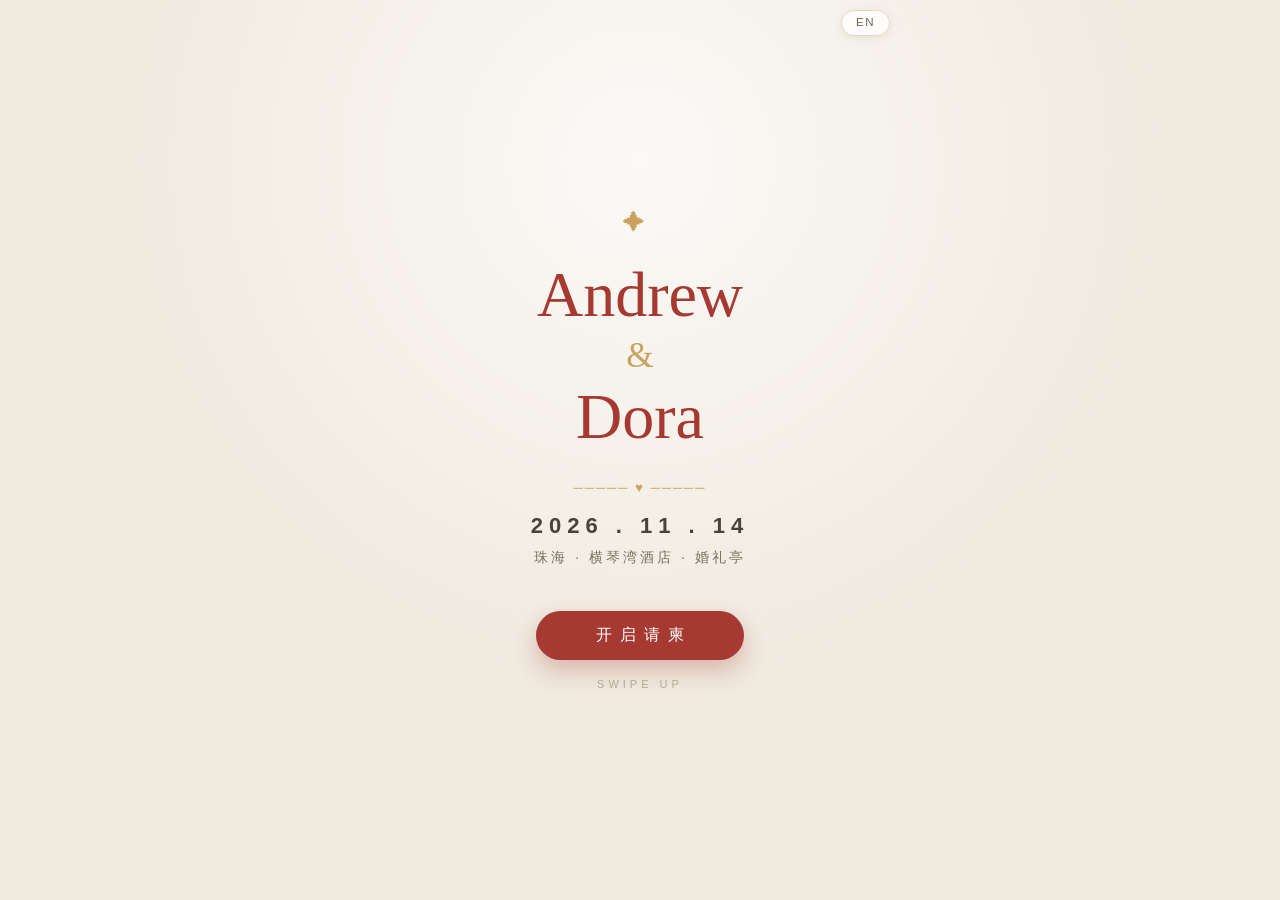
<file: index.html>
<!DOCTYPE html>
<html lang="zh-CN" class="page-lock">
<head>
<meta charset="UTF-8">
<meta name="viewport" content="width=device-width, initial-scale=1.0, maximum-scale=1.0, user-scalable=no, viewport-fit=cover">
<meta name="description" content="Andrew & Dora 婚礼请柬 · 2026.11.14 · 珠海横琴湾酒店">
<meta name="theme-color" content="#f0eadf">
<meta name="apple-mobile-web-app-capable" content="yes">
<meta name="apple-mobile-web-app-status-bar-style" content="default">
<link rel="icon" href="data:image/svg+xml,<svg xmlns='http://www.w3.org/2000/svg' viewBox='0 0 100 100'><text y='.9em' font-size='90'>💌</text></svg>">
<link rel="apple-touch-icon" href="assets/preview.jpg">

<!-- 与英文版互为 alternate（英文站是子目录 /en/，共用同一套 CSS/JS/视频） -->
<link rel="canonical" href="https://andrew-dora-wedding.pages.dev/">
<link rel="alternate" hreflang="zh-CN" href="https://andrew-dora-wedding.pages.dev/">
<link rel="alternate" hreflang="en" href="https://andrew-dora-wedding.pages.dev/en/">

<!-- 微信 / 社交分享（og:image 用国内站绝对地址：国外主机的图微信抓不到） -->
<meta property="og:type" content="website">
<meta property="og:locale" content="zh_CN">
<meta property="og:title" content="Andrew & Dora 的婚礼邀请函">
<meta property="og:description" content="2026.11.14 · 珠海·横琴湾酒店·婚礼亭 — 好久不见，婚礼见！">
<meta property="og:image" content="https://andrew-dora-wedding.pages.dev/assets/preview.jpg">
<meta property="og:url" content="https://andrew-dora-wedding.pages.dev/">
<meta name="twitter:card" content="summary_large_image">
<meta name="twitter:image" content="https://andrew-dora-wedding.pages.dev/assets/preview.jpg">
<title>Andrew &amp; Dora · Save the Date</title>
<link rel="stylesheet" href="style.css">
</head>
<body class="lang-zh">

<div id="app">
  <!-- 开启请柬封面 -->
  <div id="cover">
    <div class="cover-inner">
      <div class="cover-doodle">✦</div>
      <h1 class="cover-names">Andrew<span class="amp">&amp;</span>Dora</h1>
      <div class="cover-divider">─────  ♥  ─────</div>
      <p class="cover-date">2026 . 11 . 14</p>
      <p class="cover-venue">珠海 · 横琴湾酒店 · 婚礼亭</p>
      <button id="open-btn" type="button">开启请柬</button>
      <p class="cover-hint"> swipe up </p>
    </div>
  </div>

  <!-- 花瓣飘落 -->
  <div id="petals" aria-hidden="true"></div>

  <!-- 整屏翻页容器：一滑一页，自动吸附 -->
  <main id="pager">

    <!-- 1 / 4 · 开场动图（豆包生成 · 已去水印 · 静音自动循环）
         ⚠️ 原「拱门下起舞」那一屏（pg1）已删：视频就是这一屏的动图版，
         两者内容重复，留着会连着两屏看到同一个画面。
         2026-09-22：删掉了原先压在视频下方的纸色「新郎 / 新娘」名条 ——
         它独立占掉约 68px 高度，把视频挤小；而画面里两个人正好站在视频
         最底部（裙摆贴着下沿），名条紧贴着他们，看着就像把视频压住了。
         2026-09-24：视频不再是「独占整屏」，而是和后两屏的页面图**同一个
         盒子**（见 style.css 的 .hero-stage）—— 视频两侧各裁 7.8% 换得与
         长图完全等宽等高，否则首屏铺满、内页只有 91% 宽，看着一大小。
         中文全名（吴彦良 / 魏雪纯）按主人要求不再出现，第一屏的名字由
         视频画面自带的手写体 "Andrew & Dora" 承担。 -->
    <section class="page page-hero">
      <div class="hero-stage">
        <video class="hero-video" muted loop playsinline preload="auto"
               poster="assets/hero-poster.jpg" aria-label="Andrew &amp; Dora 婚礼动画">
          <source src="assets/hero.mp4" type="video/mp4">
          <source src="assets/hero.webm" type="video/webm">
        </video>
        <div class="scroll-hint" aria-hidden="true"><span></span></div>
      </div>
    </section>

    <!-- 2 / 4 · Save the Date + Timeline -->
    <section class="page">
      <img class="page-img" src="assets/pg2.webp"
           alt="Save the Date：我们诚挚地邀请陪伴我们度过生命中每一段闪亮岁月的你能够到场见证这一天。Timeline：16:00 签到茶歇 / 16:30 户外仪式 / 18:00 晚宴 / 19:30 After Party">
    </section>

    <!-- 3 / 4 · 日期场地着装 + 寄语 -->
    <section class="page">
      <img class="page-img" src="assets/pg3.webp"
           alt="2026.11.14 珠海·横琴湾酒店·婚礼亭 · Dress Code 米色/浅卡其/浅黄/浅粉/浅蓝等低饱和颜色服装 · Cheers To Love 好久不见，婚礼见！">
    </section>

    <!-- 4 / 4 · 操作（只留三个入口：回复出席 / 宾客须知 / 保存到日历）
         ⚠️ 2026-09-22 按主人要求把操作屏从 5 个入口砍到 3 个（被删的两条文案
         这里故意不复述，免得以后 grep 查残留时误报）：
         - 砍掉「领卡」入口：钱包卡是按人一对一发专属链接的，正页不需要总入口
           （宾客须知页脚仍留了一个入口，方便没收到链接的人自己找回）
         - 砍掉「导航」入口：宾客须知里已经有高德 / 苹果 / Google 三个地图入口
         改这里必须同步 en/index.html 与 build_paged_preview.py，否则预览图和线上对不上。
         RSVP 从次级金色描边升级为主按钮（原主按钮就是被砍掉的那个），它现在是唯一的正式 CTA。 -->
    <section class="page page-actions">
      <button type="button" class="btn btn-primary" style="--i:0" id="rsvp-btn"
              aria-haspopup="dialog" aria-controls="rsvp-sheet">
        <span class="ico">✅</span> 回复出席 RSVP
      </button>
      <a class="btn btn-guide" style="--i:1" href="notice.html">
        <span class="ico">📋</span> 宾客须知 · 地点 / 流程 / 着装
      </a>
      <a class="btn" style="--i:2" id="cal-btn" href="assets/wedding.ics" download="andrew-dora-wedding.ics">
        <span class="ico">📅</span> 保存到日历
      </a>
      <p class="thanks" style="--i:3">期待与你见面 ♡</p>
    </section>

  </main>

  <!-- 回复出席面板：在主页里直接收「名字 + 3 题」，不跳转。
       提交 → 同域 /api/rsvp（Cloudflare Pages Function）→ **本项目自带的 Cloudflare D1**
       （binding `DB`，表 rsvp；见 functions/api/rsvp.js）。
       2026-09-24 从飞书 API 换成 D1：写飞书表要「企业自建应用」的 App ID/Secret
       （建应用 → 开权限 → **发布版本** → 加协作者，四步漏一步就写不进去），
       而绕开它的另一条路（表里的 webhook 自动化）**要付费套餐**。
       D1 是本项目自带的 SQLite，免费额度用不完，POST 不需要任何凭据。
       ?n=名字 预填进「你的名字」输入框，宾客可以改。
       ⚠️ 2026-09-24 起面板上**不再问「邀请编号」**：那道题只在链接没带 ?c= 时才露出来
       （转发给别人、从裸域名进），而那种情况下宾客根本不知道自己的编号 —— 问了也白问，
       还会挡住提交。编号改成**只从专属链接静默带上**：有 ?c= 就写进库（主人侧照样精确
       对账），没有就不写，由服务端按姓名兜底认领。
       主人侧查看回复：rsvp-admin.html（要口令，口令由 deploy-cf.sh --setup-d1 生成）。
       ⚠️ GitHub Pages 那份没有 Function，提交会失败 —— 面板会当场退回飞书表单
       （data-fallback），所以两个站都能用，只是 GH 站少一步直达。
       ⚠️ 文案改这里要同步 en/index.html；逻辑共用 rsvp.js，不在这里写死。
       右下角 data-* 是给 rsvp.js 读的字符串（{名字}/{人数} 是占位符）。 -->
  <div id="rsvp-sheet" class="sheet" hidden
       data-api="api/rsvp"
       data-fallback="https://my.feishu.cn/share/base/form/shrcn5d7sc5fYeMeP18VhxHOYEh"
       data-hi="你好，{name} ♡"
       data-hi-anon="谢谢你的回复 ♡"
       data-need-attend="先告诉我们你来不来哦"
       data-need-name="请写下你的名字 ♡"
       data-ok-yes="收到啦，我们等你 ♡"
       data-ok-yes-sub="已记录：{party} 位"
       data-ok-no="收到，很遗憾这次见不到你 ♡"
       data-ok-no-sub="回复已记录，谢谢你告诉我们"
       data-err="没能存下你的回复（是我们这边的问题，不是你的网络）。稍后再试一次，或"
       data-err-alt="直接用飞书表单回复 →"
       data-fallback-name="你的名字"
       data-fallback-code="邀请编号"
       data-off-title="这个页面暂时收不了回复"
       data-off-sub="刚没能连上我们的服务器。点下面这个按钮，用飞书表单回复也一样 —— 你的名字已经帮你带过去了。"
       data-off-cta="打开回复表单 →"
       data-sending="发送中…">

    <div class="sheet-veil" data-rsvp-close></div>

    <div class="sheet-card" role="dialog" aria-modal="true" aria-labelledby="rsvp-q1">
      <button type="button" class="sheet-x" data-rsvp-close aria-label="关闭">×</button>

      <form id="rsvp-form" novalidate>
        <p class="sheet-hi" id="rsvp-hi"></p>

        <!-- 名字排第一题：专属链接会预填好，宾客只是"看一眼/顺手改"；
             链接被转发出去（没有 ?n=）时，这里就是他们唯一的报名入口 ——
             也是**没有编号时服务端唯一的认人依据**，所以是必填。 -->
        <div class="q">
          <p class="q-label" id="rsvp-q0">你的名字</p>
          <input id="rsvp-name" type="text" maxlength="40" autocomplete="name"
                 aria-labelledby="rsvp-q0" placeholder="写下你的名字">
        </div>

        <div class="q" role="radiogroup" aria-labelledby="rsvp-q1">
          <p class="q-label" id="rsvp-q1">你会来吗？</p>
          <div class="picks">
            <label class="pick">
              <input type="radio" name="attend" value="yes">
              <span>一定到 ♡</span>
            </label>
            <label class="pick">
              <input type="radio" name="attend" value="no">
              <span>这次来不了</span>
            </label>
          </div>
        </div>

        <div class="q" id="rsvp-party-wrap" role="group" aria-labelledby="rsvp-q2" hidden>
          <p class="q-label" id="rsvp-q2">一共几位？（含你自己）</p>
          <div class="stepper">
            <button type="button" class="step" data-step="-1" aria-label="减少">−</button>
            <output id="rsvp-party">1</output>
            <button type="button" class="step" data-step="1" aria-label="增加">＋</button>
          </div>
        </div>

        <!-- 忌口和"几位"一样，只在"一定到"时才有意义 —— 说"来不了"的人
             不该被追问吃什么（2026-09-24 主人要求）。两者都由 rsvp.js
             的 syncAttend() 一起显隐。 -->
        <div class="q" id="rsvp-allergy-wrap" hidden>
          <p class="q-label" id="rsvp-q3">有过敏或忌口吗？</p>
          <textarea id="rsvp-allergy" rows="2" maxlength="200"
                    aria-labelledby="rsvp-q3" placeholder="没有可以留空"></textarea>
        </div>

        <button type="submit" class="sheet-send" id="rsvp-send">发送回复</button>
        <p class="sheet-note" id="rsvp-note" role="status" aria-live="polite"></p>
      </form>

      <!-- 后端不可用时的替身（打开面板时预检不通就换成这块）：
           宁可少收一条，也不让宾客填完三题才发现发不出去。 -->
      <div class="sheet-off" id="rsvp-off" hidden>
        <p class="sheet-off-t" id="rsvp-off-t"></p>
        <p class="sheet-off-s" id="rsvp-off-s"></p>
        <a class="sheet-send" id="rsvp-off-a" href="#" target="_blank" rel="noopener"></a>
      </div>

      <div class="sheet-done" id="rsvp-done" hidden>
        <div class="done-mark">♡</div>
        <p class="done-title" id="rsvp-done-title"></p>
        <p class="done-sub" id="rsvp-done-sub"></p>
      </div>
    </div>
  </div>

  <!-- 右侧翻页圆点（静态写好，JS 只负责切换当前页，避免脚本异常导致导航丢失）
       个数必须与 .page 数一致 -->
  <nav id="dots" aria-label="翻页导航">
    <button type="button" aria-label="第 1 页" aria-current="true"></button>
    <button type="button" aria-label="第 2 页"></button>
    <button type="button" aria-label="第 3 页"></button>
    <button type="button" aria-label="第 4 页"></button>
  </nav>

  <!-- 语言切换：跳到英文版（相对路径，pages.dev 与 github.io 子目录部署都成立） -->
  <a class="lang-pill" href="en/">EN</a>
</div>

<script src="main.js"></script>
<script src="rsvp.js"></script>
</body>
</html>
</file>
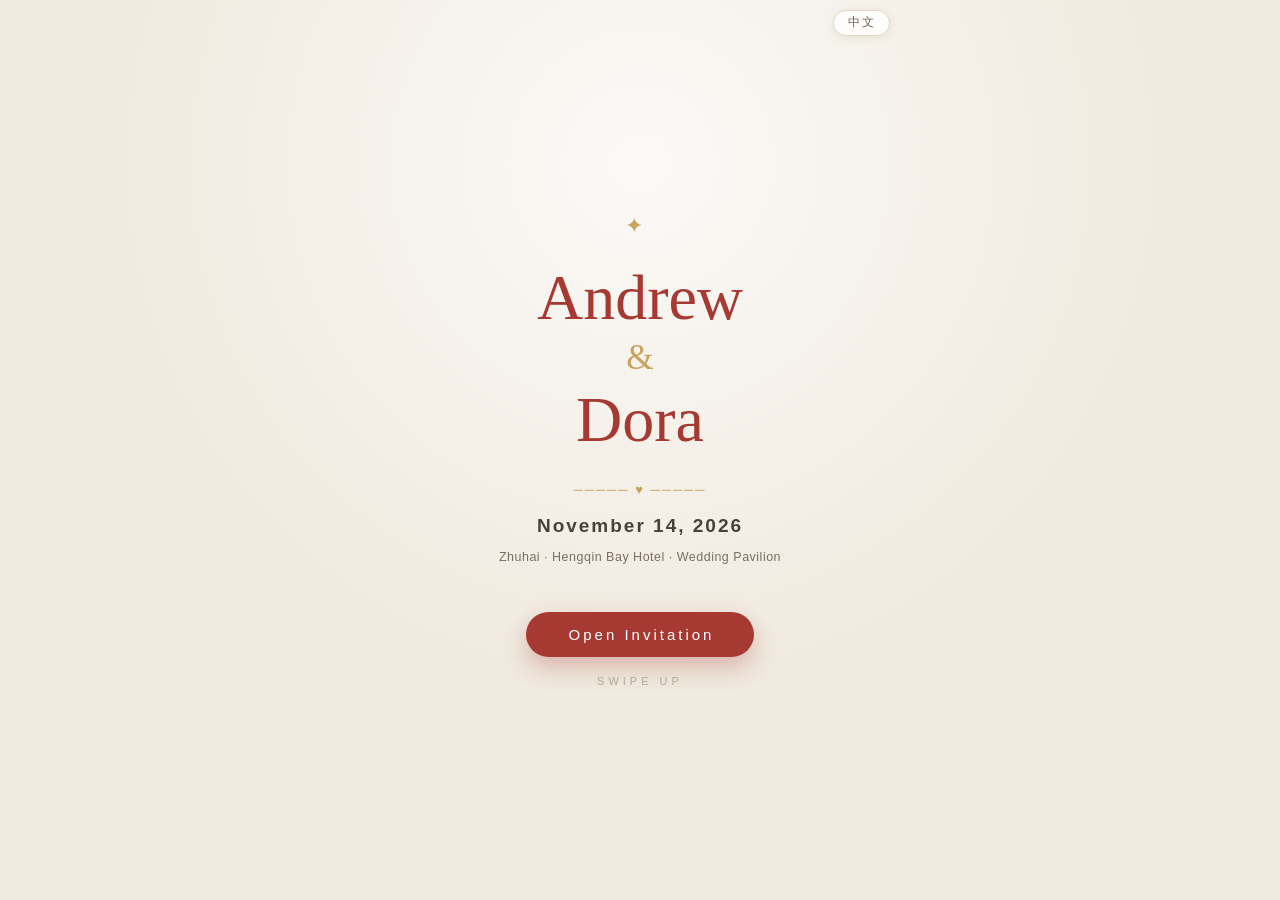
<file: en/index.html>
<!DOCTYPE html>
<html lang="en" class="page-lock">
<head>
<meta charset="UTF-8">
<meta name="viewport" content="width=device-width, initial-scale=1.0, maximum-scale=1.0, user-scalable=no, viewport-fit=cover">
<meta name="description" content="Andrew &amp; Dora's wedding invitation · November 14, 2026 · Hengqin Bay Hotel, Zhuhai">
<meta name="theme-color" content="#f0eadf">
<meta name="apple-mobile-web-app-capable" content="yes">
<meta name="apple-mobile-web-app-status-bar-style" content="default">
<link rel="icon" href="data:image/svg+xml,<svg xmlns='http://www.w3.org/2000/svg' viewBox='0 0 100 100'><text y='.9em' font-size='90'>💌</text></svg>">
<link rel="apple-touch-icon" href="../assets/preview.jpg">

<!-- 与中文版互为 alternate：搜索引擎/分享抓取能认出来，别删 -->
<link rel="canonical" href="https://andrew-dora-wedding.pages.dev/en/">
<link rel="alternate" hreflang="zh-CN" href="https://andrew-dora-wedding.pages.dev/">
<link rel="alternate" hreflang="en" href="https://andrew-dora-wedding.pages.dev/en/">

<!-- 微信 / 社交分享 -->
<meta property="og:type" content="website">
<meta property="og:locale" content="en_US">
<meta property="og:title" content="Andrew &amp; Dora · Wedding Invitation">
<meta property="og:description" content="November 14, 2026 · Hengqin Bay Hotel, Zhuhai — We would love to have you with us.">
<meta property="og:image" content="https://andrew-dora-wedding.pages.dev/assets/preview.jpg">
<meta property="og:url" content="https://andrew-dora-wedding.pages.dev/en/">
<meta name="twitter:card" content="summary_large_image">
<meta name="twitter:image" content="https://andrew-dora-wedding.pages.dev/assets/preview.jpg">
<title>Andrew &amp; Dora · Save the Date</title>
<link rel="stylesheet" href="../style.css">
</head>
<body class="lang-en">

<div id="app">
  <!-- 开启请柬封面 -->
  <div id="cover">
    <div class="cover-inner">
      <div class="cover-doodle">✦</div>
      <h1 class="cover-names">Andrew<span class="amp">&amp;</span>Dora</h1>
      <div class="cover-divider">─────  ♥  ─────</div>
      <p class="cover-date">November 14, 2026</p>
      <p class="cover-venue">Zhuhai · Hengqin Bay Hotel · Wedding Pavilion</p>
      <button id="open-btn" type="button">Open Invitation</button>
      <p class="cover-hint"> swipe up </p>
    </div>
  </div>

  <!-- 花瓣飘落 -->
  <div id="petals" aria-hidden="true"></div>

  <!-- 整屏翻页容器：一滑一页，自动吸附（样式与逻辑与中文版完全共用） -->
  <main id="pager">

    <!-- 1 / 4 · Opening animation（shared with the Chinese version — the clip is language-neutral）
         ⚠️ The still image that used to sit here (arch + first dance) is intentionally not used:
         the video *is* the animated version of that very scene.
         2026-09-22: the paper-coloured "GROOM / BRIDE · Andrew Wu / Dora Wei" strip
         below the video has been removed — it took a fixed ~68px band, squeezing the
         clip, and since the couple stands at the very bottom of the frame the strip
         read as if it were covering them.
         2026-09-24: the clip no longer owns the full screen — it now sits in the
         SAME box as the page images on the next two screens (see .hero-stage in
         style.css), cropping 7.8% off each side so that video and artwork render at
         exactly the same size. Before this they were full-bleed vs 91% wide.
         The names come from the handwritten "Andrew & Dora" baked into the clip. -->
    <section class="page page-hero">
      <div class="hero-stage">
        <video class="hero-video" muted loop playsinline preload="auto"
               poster="../assets/hero-poster.jpg" aria-label="Andrew &amp; Dora wedding animation">
          <source src="../assets/hero.mp4" type="video/mp4">
          <source src="../assets/hero.webm" type="video/webm">
        </video>
        <div class="scroll-hint" aria-hidden="true"><span></span></div>
      </div>
    </section>

    <!-- 2 / 4 · Save the Date + Timeline -->
    <section class="page">
      <img class="page-img" src="assets/pg2.webp"
           alt="Save the Date: You have shared in the brightest moments of our lives, and we would be honored to have you by our side to witness this special day. Timeline: 16:00 Welcome Tea &amp; Check-in / 16:30 Outdoor Ceremony / 18:00 Dinner Banquet / 19:30 After Party">
    </section>

    <!-- 3 / 4 · Date, venue, dress code + message -->
    <section class="page">
      <img class="page-img" src="assets/pg3.webp"
           alt="November 14, 2026 · Zhuhai · Hengqin Bay Hotel · Wedding Pavilion · Dress Code: soft, muted tones — cream, light khaki, pale yellow, blush pink, light blue · Cheers To Love">
    </section>

    <!-- 4 / 4 · Actions (three entries only: RSVP / Guest Info / Calendar)
         ⚠️ 2026-09-22: the action screen went from six entries down to three.
         Dropped the wallet-pass link (each guest gets a personal pass URL, so
         the main page needs no general entry) and both map links (Guest Info
         already offers Amap / Apple Maps / Google Maps). The removed labels are
         deliberately not quoted here, so future greps for leftovers stay clean.
         Keep in sync with index.html and build_paged_preview.py.
         RSVP was promoted to the primary button; it is now the only real CTA. -->
    <section class="page page-actions">
      <button type="button" class="btn btn-primary" style="--i:0" id="rsvp-btn"
              aria-haspopup="dialog" aria-controls="rsvp-sheet">
        <span class="ico">✅</span> Reply to RSVP
      </button>
      <a class="btn btn-guide" style="--i:1" href="../notice-en.html">
        <span class="ico">📋</span> Guest Info
      </a>
      <a class="btn" style="--i:2" id="cal-btn" href="../assets/wedding.ics" download="andrew-dora-wedding.ics">
        <span class="ico">📅</span> Add to Calendar
      </a>
      <p class="thanks" style="--i:3">See you there ♡</p>
    </section>

  </main>

  <!-- RSVP sheet: collects name + three questions on the main page, no redirect.
       Submits to same-origin /api/rsvp (Cloudflare Pages Function) which writes into
       **this project's own Cloudflare D1** (binding `DB`, table `rsvp`; see
       functions/api/rsvp.js). Switched from the Feishu API on 2026-09-24: writing
       that table needs a Feishu custom app (create app → grant bitable:app →
       **publish a version** → add the app as a Base collaborator), and the way
       around it (the Base "webhook received" automation) **needs a paid plan**.
       D1 is a SQLite that ships with this project — generous free tier, no
       credentials needed for POST. ?n=<name> is prefilled into the "Your name"
       field and can be edited.
       Owner view: rsvp-admin.html (needs the admin key printed by
       `deploy-cf.sh --setup-d1`).
       ⚠️ Since 2026-09-24 the sheet no longer asks for an invitation code: that
       question only appeared when the link carried no ?c= (a forwarded link or a
       bare domain) — exactly when a guest has no idea what their code is — and it
       blocked submission. The code is now taken silently from the personal link
       when present (?c=), otherwise omitted and reconciled by name server-side.
       ⚠️ GitHub Pages has no Functions, so submits fail there — the sheet falls
       back to the Feishu form (data-fallback) on the spot.
       ⚠️ Keep the copy in sync with index.html; the logic lives in rsvp.js. -->
  <div id="rsvp-sheet" class="sheet" hidden
       data-api="../api/rsvp"
       data-fallback="https://my.feishu.cn/share/base/form/shrcnrQ4Bxe6LKebUHs04peSceh"
       data-hi="Hi {name} ♡"
       data-hi-anon="Thanks for replying ♡"
       data-need-attend="Please pick one first"
       data-need-name="Please write your name ♡"
       data-ok-yes="Wonderful — see you there ♡"
       data-ok-yes-sub="Recorded: {party} guest(s)"
       data-ok-no="Thanks for letting us know ♡"
       data-ok-no-sub="Your reply has been recorded"
       data-err="We couldn't save your reply — that's on our side, not your connection. Please try again in a moment, or"
       data-err-alt="use the Feishu form instead →"
       data-fallback-name="Your name"
       data-fallback-code="Invitation code"
       data-off-title="This page can't collect replies right now"
       data-off-sub="We couldn't reach our server just now. The button below opens the Feishu form instead — your name is already filled in."
       data-off-cta="Open the form →"
       data-sending="Sending…">

    <div class="sheet-veil" data-rsvp-close></div>

    <div class="sheet-card" role="dialog" aria-modal="true" aria-labelledby="rsvp-q1">
      <button type="button" class="sheet-x" data-rsvp-close aria-label="Close">×</button>

      <form id="rsvp-form" novalidate>
        <p class="sheet-hi" id="rsvp-hi"></p>

        <!-- Name comes first: the personal link prefills it, and it's the only
             way we can identify a guest opening a forwarded link (no ?n=) — and
             now also the server's only identity signal when there is no ?c=,
             which is why it is required. -->
        <div class="q">
          <p class="q-label" id="rsvp-q0">Your name</p>
          <input id="rsvp-name" type="text" maxlength="40" autocomplete="name"
                 aria-labelledby="rsvp-q0" placeholder="Write your name">
        </div>

        <div class="q" role="radiogroup" aria-labelledby="rsvp-q1">
          <p class="q-label" id="rsvp-q1">Will you be joining us?</p>
          <div class="picks">
            <label class="pick">
              <input type="radio" name="attend" value="yes">
              <span>Count me in ♡</span>
            </label>
            <label class="pick">
              <input type="radio" name="attend" value="no">
              <span>Can't make it</span>
            </label>
          </div>
        </div>

        <div class="q" id="rsvp-party-wrap" role="group" aria-labelledby="rsvp-q2" hidden>
          <p class="q-label" id="rsvp-q2">How many of you? (including yourself)</p>
          <div class="stepper">
            <button type="button" class="step" data-step="-1" aria-label="Fewer">−</button>
            <output id="rsvp-party">1</output>
            <button type="button" class="step" data-step="1" aria-label="More">＋</button>
          </div>
        </div>

        <!-- Same as the party stepper: only relevant when attending. Both are
             shown/hidden together by syncAttend() in rsvp.js. -->
        <div class="q" id="rsvp-allergy-wrap" hidden>
          <p class="q-label" id="rsvp-q3">Any allergies or dietary restrictions?</p>
          <textarea id="rsvp-allergy" rows="2" maxlength="200"
                    aria-labelledby="rsvp-q3" placeholder="Leave blank if none"></textarea>
        </div>

        <button type="submit" class="sheet-send" id="rsvp-send">Send reply</button>
        <p class="sheet-note" id="rsvp-note" role="status" aria-live="polite"></p>
      </form>

      <!-- Swap-in used when the preflight check finds no backend (the GitHub Pages
           mirror has no Functions): never let a guest fill three answers and only
           then discover the send fails. -->
      <div class="sheet-off" id="rsvp-off" hidden>
        <p class="sheet-off-t" id="rsvp-off-t"></p>
        <p class="sheet-off-s" id="rsvp-off-s"></p>
        <a class="sheet-send" id="rsvp-off-a" href="#" target="_blank" rel="noopener"></a>
      </div>

      <div class="sheet-done" id="rsvp-done" hidden>
        <div class="done-mark">♡</div>
        <p class="done-title" id="rsvp-done-title"></p>
        <p class="done-sub" id="rsvp-done-sub"></p>
      </div>
    </div>
  </div>

  <!-- 右侧翻页圆点（静态写好，JS 只负责切换当前页，避免脚本异常导致导航丢失）
       个数必须与 .page 数一致 -->
  <nav id="dots" aria-label="Page navigation">
    <button type="button" aria-label="Page 1" aria-current="true"></button>
    <button type="button" aria-label="Page 2"></button>
    <button type="button" aria-label="Page 3"></button>
    <button type="button" aria-label="Page 4"></button>
  </nav>

  <!-- 语言切换：跳回中文版（用相对路径，pages.dev 与 github.io 子目录部署都成立） -->
  <a class="lang-pill" href="../">中文</a>
</div>

<script src="../main.js"></script>
<script src="../rsvp.js"></script>
</body>
</html>
</file>
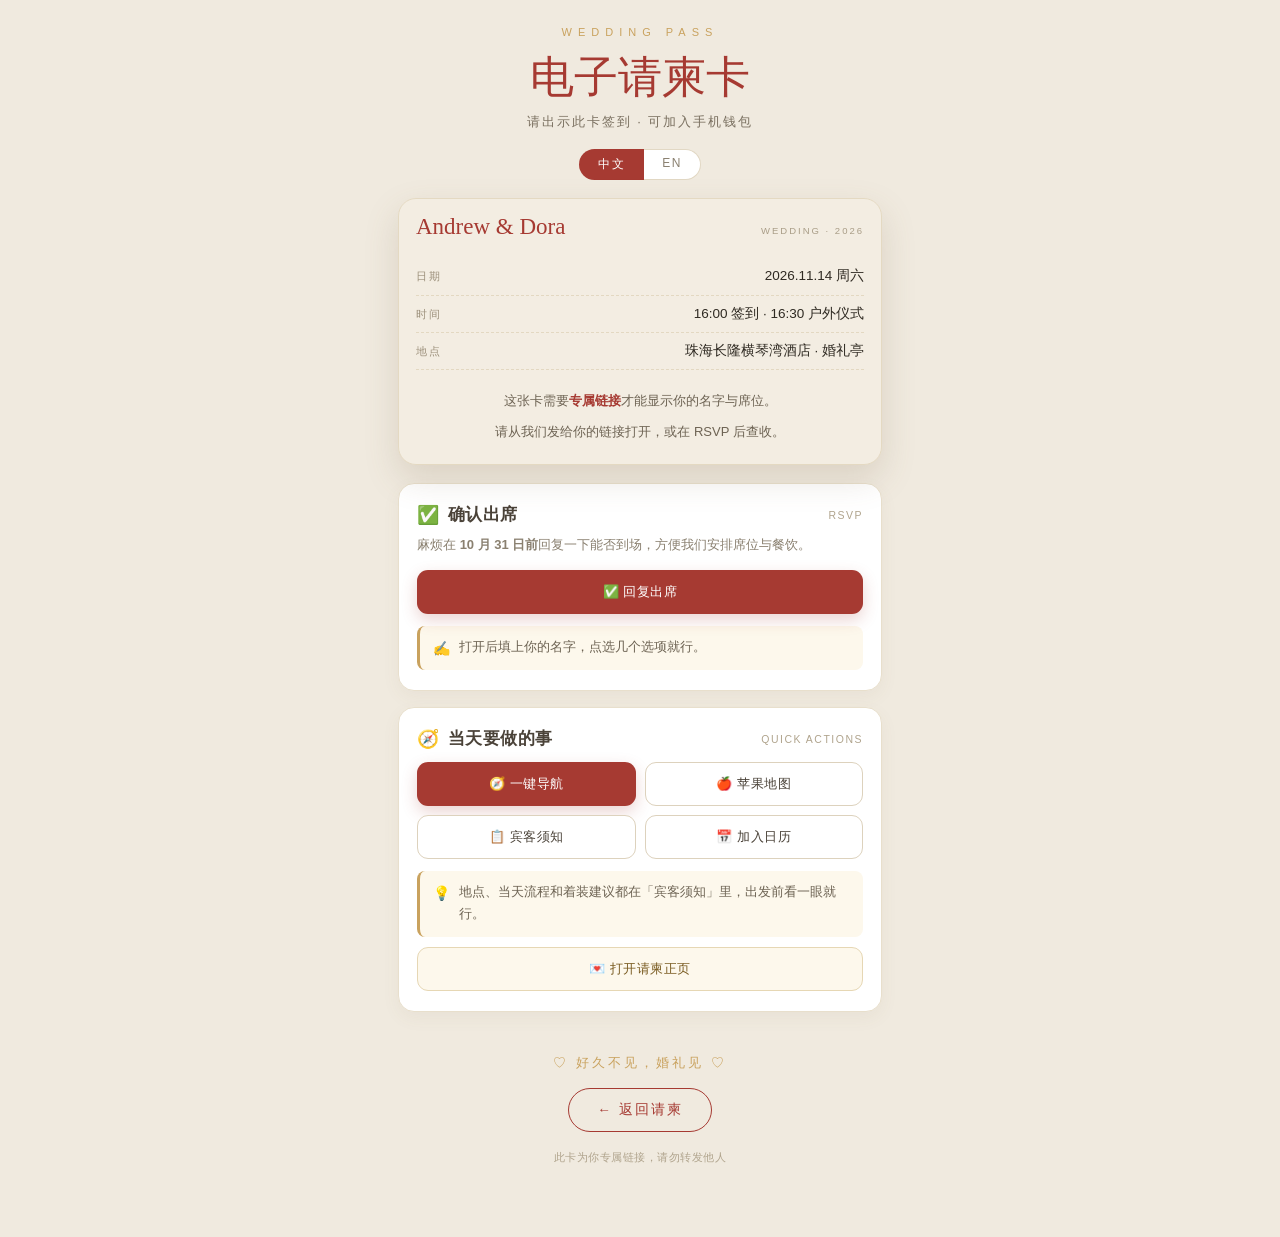
<file: card.html>
<!DOCTYPE html>
<html lang="zh-CN">
<head>
<meta charset="UTF-8">
<meta name="viewport" content="width=device-width, initial-scale=1.0, viewport-fit=cover">
<meta name="theme-color" content="#f0eadf">
<meta name="description" content="Andrew & Dora 婚礼电子请柬卡 · 2026.11.14 珠海横琴">
<title>我的电子请柬卡 · Andrew &amp; Dora</title>
<link rel="icon" href="data:image/svg+xml,<svg xmlns='http://www.w3.org/2000/svg' viewBox='0 0 100 100'><text y='.9em' font-size='90'>💌</text></svg>">
<link rel="apple-touch-icon" href="assets/wallet/apple-touch-icon.png">
<meta name="apple-mobile-web-app-capable" content="yes">
<meta name="apple-mobile-web-app-status-bar-style" content="default">
<meta name="apple-mobile-web-app-title" content="Wedding Pass">
<meta name="format-detection" content="telephone=no">
<link rel="manifest" href="manifest.json">
<link rel="stylesheet" href="style.css">
<link rel="stylesheet" href="notice.css">
<link rel="stylesheet" href="card.css">
</head>
<body class="card-page">
<div class="wrap">

  <header class="page-head">
    <div class="kicker">Wedding Pass</div>
    <h1 data-i18n="h1">电子请柬卡</h1>
    <p class="sub" data-i18n="sub">请出示此卡签到 · 可加入手机钱包</p>
    <div class="lang-switch" id="lang-switch">
      <a class="on" href="#" data-lang="zh">中文</a>
      <a href="#" data-lang="en">EN</a>
    </div>
  </header>

  <!-- ============ 卡面 ============ -->
  <section class="pass" id="pass">
    <div class="pass-top">
      <div class="pass-brand">Andrew &amp; Dora</div>
      <div class="pass-slug">WEDDING · 2026</div>
    </div>

    <div class="pass-fields">
      <div class="pass-row">
        <span class="k" data-i18n="f_date">日期</span>
        <span class="v" data-i18n="f_datev">2026.11.14 周六</span>
      </div>
      <div class="pass-row">
        <span class="k" data-i18n="f_time">时间</span>
        <span class="v" data-i18n="f_timev">16:00 签到 · 16:30 户外仪式</span>
      </div>
      <div class="pass-row">
        <span class="k" data-i18n="f_venue">地点</span>
        <span class="v" data-i18n="f_venuev">珠海长隆横琴湾酒店 · 婚礼亭</span>
      </div>
      <div class="pass-row hl" id="row-guest" hidden>
        <span class="k" data-i18n="f_guest">宾客</span>
        <span class="v" id="guest-name">—</span>
      </div>
      <div class="pass-row" id="row-table" hidden>
        <span class="k" data-i18n="f_table">席位</span>
        <span class="v" id="guest-table">—</span>
      </div>
    </div>

    <div class="pass-qr" id="pass-qr">
      <div class="qr-box" id="qr"></div>
      <div class="qr-cap" data-i18n="qrcap">签到时向工作人员出示此码</div>
      <button class="qr-link" type="button" id="qr-toggle" data-i18n="qrlink">查看链接</button>
      <div class="qr-url" id="qr-url" hidden></div>
    </div>

    <div class="pass-nowhere" id="nowhere" hidden>
      <p data-i18n="nowhere1">这张卡需要<b>专属链接</b>才能显示你的名字与席位。</p>
      <p data-i18n="nowhere2" style="margin-top:8px">请从我们发给你的链接打开，或在 RSVP 后查收。</p>
    </div>
  </section>

  <!-- ============ 加入钱包 ============ -->
  <section class="card" id="wallet-card" hidden>
    <h2><span class="em">💳</span><span data-i18n="w_h">加入手机钱包</span><span class="en">Wallet</span></h2>
    <p class="lede" data-i18n="w_lede">加进钱包后，婚礼当天<b>快到婚礼亭时会自动在锁屏上弹出</b>，不用翻聊天记录找链接。</p>
    <div class="btn-row">
      <a class="solid" id="btn-apple" href="#" rel="noopener"><span data-i18n="w_apple"> 添加到 Apple 钱包</span></a>
      <a id="btn-google" href="#" target="_blank" rel="noopener"><span data-i18n="w_google">🤖 添加到 Google 钱包</span></a>
    </div>
    <a class="btn-row-single" id="btn-share" href="#" target="_blank" rel="noopener" hidden></a>
    <div class="note">
      <span class="ico">📱</span>
      <span data-i18n="w_note"><b>iPhone</b>：点「Apple 钱包」→ 打开文件即出现「添加」。<b>Android</b>：点「Google 钱包」。也可以直接<b>把本页添加到主屏幕</b>（浏览器分享菜单 → 添加到主屏幕），效果一样。</span>
    </div>
  </section>

  <!-- ============ 确认出席 ============ -->
  <section class="card" id="rsvp-card">
    <h2><span class="em">✅</span><span data-i18n="r_h">确认出席</span><span class="en">RSVP</span></h2>
    <p class="lede" data-i18n="r_lede">麻烦在 <b>10 月 31 日前</b>回复一下能否到场，方便我们安排席位与餐饮。</p>
    <div class="btn-row">
      <a class="solid" id="btn-rsvp" href="#" target="_blank" rel="noopener" data-i18n="r_btn">✅ 回复出席</a>
    </div>
    <div class="note">
      <span class="ico">✍️</span>
      <span data-i18n="r_note">打开后<b>你的名字已经填好</b>，只要点选几个选项就行，半分钟搞定。</span>
    </div>
  </section>

  <!-- ============ 快捷操作 ============ -->
  <section class="card" id="actions-card">
    <h2><span class="em">🧭</span><span data-i18n="a_h">当天要做的事</span><span class="en">Quick Actions</span></h2>
    <div class="btn-row">
      <a class="solid" id="btn-nav" href="https://uri.amap.com/search?keyword=%E7%8F%A0%E6%B5%B7%E9%95%BF%E9%9A%86%E6%A8%AA%E7%90%B4%E6%B9%BE%E9%85%92%E5%BA%97&amp;src=andrew-dora-wedding" target="_blank" rel="noopener" data-i18n="a_nav">🧭 一键导航</a>
      <a id="btn-map" href="https://maps.apple.com/?q=Chimelong+Hengqin+Bay+Hotel" target="_blank" rel="noopener" data-i18n="a_map">🍎 苹果地图</a>
      <a id="btn-notice" href="notice.html" data-i18n="a_notice">📋 宾客须知</a>
      <a id="btn-cal" href="assets/wedding.ics" download="andrew-dora-wedding.ics" data-i18n="a_cal">📅 加入日历</a>
    </div>
    <div class="note">
      <span class="ico">💡</span>
      <span data-i18n="a_note">地点、当天流程和着装建议都在「宾客须知」里，出发前看一眼就行。</span>
    </div>
    <a class="btn-row-single" id="btn-invite" href="index.html" data-i18n="a_invite">💌 打开请柬正页</a>
  </section>

  <footer class="page-foot">
    <div class="heart" data-i18n="foot">♡  好久不见，婚礼见  ♡</div>
    <a class="back" id="btn-back" href="index.html" data-i18n="back">← 返回请柬</a>
    <p class="updated" data-i18n="privacy">此卡为你专属链接，请勿转发他人</p>
  </footer>

</div>

<script src="assets/qrcode.js"></script>
<script src="card.js"></script>
</body>
</html>
</file>
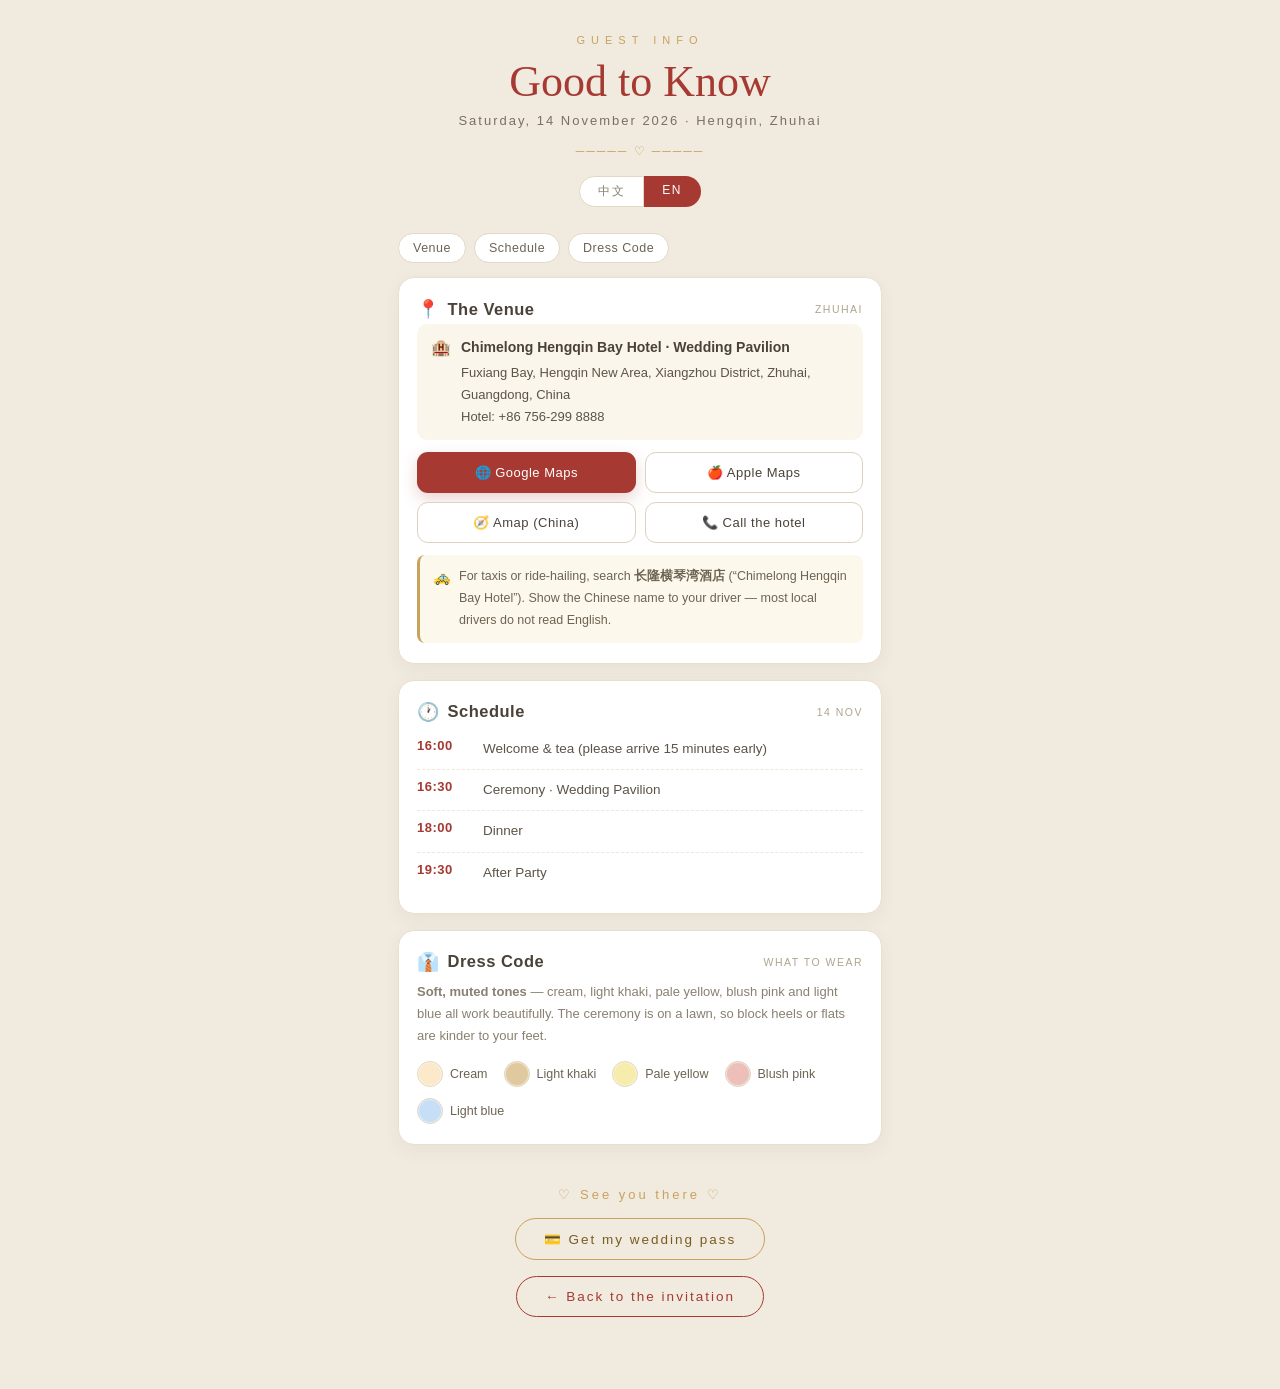
<file: notice-en.html>
<!DOCTYPE html>
<html lang="en">
<head>
<meta charset="UTF-8">
<meta name="viewport" content="width=device-width, initial-scale=1.0, maximum-scale=1.0, user-scalable=no, viewport-fit=cover">
<meta name="theme-color" content="#f0eadf">
<meta name="description" content="Andrew &amp; Dora Wedding — guest info: the venue, the day's schedule and the dress code">
<link rel="icon" href="data:image/svg+xml,<svg xmlns='http://www.w3.org/2000/svg' viewBox='0 0 100 100'><text y='.9em' font-size='90'>💌</text></svg>">
<title>Guest Info (EN) · Andrew &amp; Dora Wedding</title>
<link rel="stylesheet" href="style.css">
<link rel="stylesheet" href="notice.css">
</head>
<body class="notice-page">
<div class="wrap">

  <header class="page-head">
    <div class="kicker">Guest Info</div>
    <h1>Good to Know</h1>
    <p class="sub">Saturday, 14 November 2026 · Hengqin, Zhuhai</p>
    <div class="rule">─────  ♡  ─────</div>
    <div class="lang-switch">
      <a href="notice.html">中文</a>
      <a class="on" href="notice-en.html">EN</a>
    </div>
  </header>

  <nav class="toc">
    <a href="#venue">Venue</a>
    <a href="#schedule">Schedule</a>
    <a href="#dress">Dress Code</a>
  </nav>

  <!-- VENUE -->
  <section class="card" id="venue">
    <h2><span class="em">📍</span>The Venue<span class="en">Zhuhai</span></h2>
    <div class="addr">
      <div class="pin">🏨</div>
      <div class="txt">
        <b>Chimelong Hengqin Bay Hotel · Wedding Pavilion</b>
        Fuxiang Bay, Hengqin New Area, Xiangzhou District, Zhuhai, Guangdong, China<br>
        Hotel: +86 756-299 8888
      </div>
    </div>
    <div class="btn-row">
      <a class="solid" href="https://www.google.com/maps/search/?api=1&query=Chimelong+Hengqin+Bay+Hotel" target="_blank" rel="noopener">🌐 Google Maps</a>
      <a href="https://maps.apple.com/?q=Chimelong+Hengqin+Bay+Hotel&ll=22.099083,113.547234" target="_blank" rel="noopener">🍎 Apple Maps</a>
      <a href="https://uri.amap.com/search?keyword=珠海长隆横琴湾酒店&src=andrew-dora-wedding" target="_blank" rel="noopener">🧭 Amap (China)</a>
      <a href="tel:+867562998888">📞 Call the hotel</a>
    </div>
    <div class="note">
      <span class="ico">🚕</span>
      <span>For taxis or ride-hailing, search <b>长隆横琴湾酒店</b> (“Chimelong Hengqin Bay Hotel”). Show the Chinese name to your driver — most local drivers do not read English.</span>
    </div>
  </section>

  <!-- SCHEDULE -->
  <section class="card" id="schedule">
    <h2><span class="em">🕐</span>Schedule<span class="en">14 Nov</span></h2>
    <div class="steps">
      <div class="step"><div class="t">16:00</div><div class="d">Welcome &amp; tea (please arrive 15 minutes early)</div></div>
      <div class="step"><div class="t">16:30</div><div class="d">Ceremony · Wedding Pavilion</div></div>
      <div class="step"><div class="t">18:00</div><div class="d">Dinner</div></div>
      <div class="step"><div class="t">19:30</div><div class="d">After Party</div></div>
    </div>
  </section>

  <!-- DRESS CODE -->
  <section class="card" id="dress">
    <h2><span class="em">👔</span>Dress Code<span class="en">What to wear</span></h2>
    <p class="lede"><b>Soft, muted tones</b> — cream, light khaki, pale yellow, blush pink and light blue all work beautifully. The ceremony is on a lawn, so block heels or flats are kinder to your feet.</p>
    <div class="swatches">
      <span class="sw"><i style="background:#fbe9ca"></i>Cream</span>
      <span class="sw"><i style="background:#e0c99e"></i>Light khaki</span>
      <span class="sw"><i style="background:#f6ecab"></i>Pale yellow</span>
      <span class="sw"><i style="background:#ecc0b8"></i>Blush pink</span>
      <span class="sw"><i style="background:#c6dff7"></i>Light blue</span>
    </div>
  </section>

  <footer class="page-foot">
    <div class="heart">♡  See you there  ♡</div>
    <a class="back" href="card.html?l=en" style="border-color:var(--gold);color:#7a5c22">💳 Get my wedding pass</a>
    <a class="back" href="en/">← Back to the invitation</a>
  </footer>

</div>
</body>
</html>
</file>
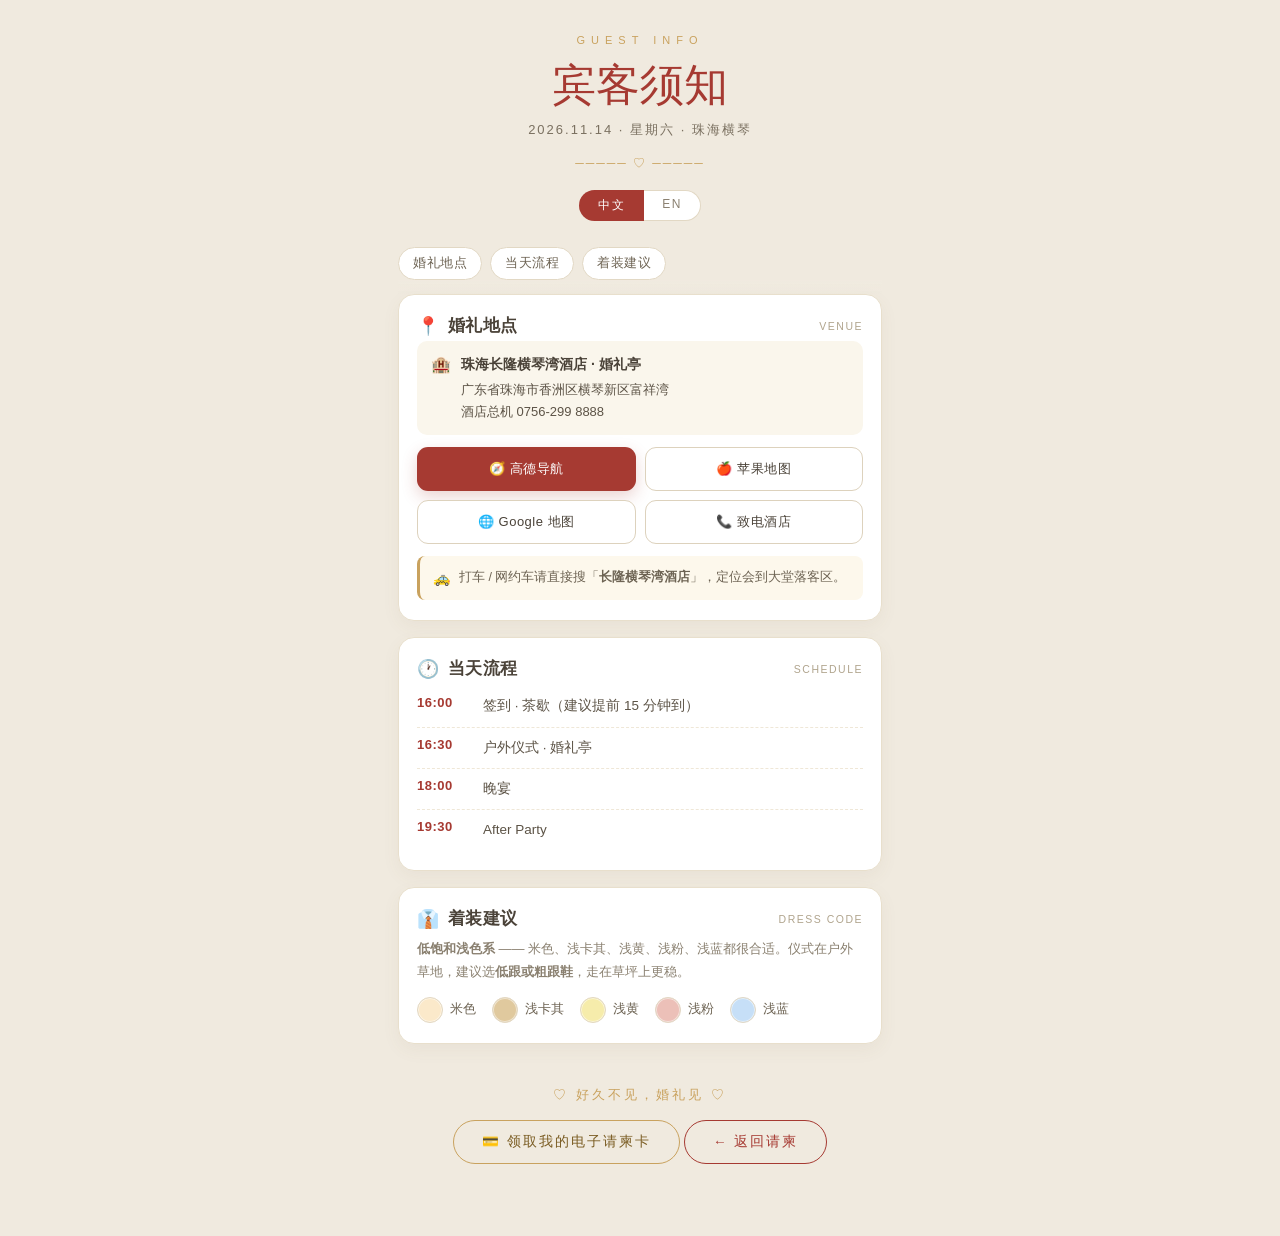
<file: notice.html>
<!DOCTYPE html>
<html lang="zh-CN">
<head>
<meta charset="UTF-8">
<meta name="viewport" content="width=device-width, initial-scale=1.0, maximum-scale=1.0, user-scalable=no, viewport-fit=cover">
<meta name="theme-color" content="#f0eadf">
<meta name="description" content="Andrew & Dora 婚礼宾客须知 · 婚礼地点、当天流程与着装建议">
<link rel="icon" href="data:image/svg+xml,<svg xmlns='http://www.w3.org/2000/svg' viewBox='0 0 100 100'><text y='.9em' font-size='90'>💌</text></svg>">
<title>宾客须知 · Andrew &amp; Dora 婚礼</title>
<link rel="stylesheet" href="style.css">
<link rel="stylesheet" href="notice.css">
</head>
<body class="notice-page">
<div class="wrap">

  <header class="page-head">
    <div class="kicker">Guest Info</div>
    <h1>宾客须知</h1>
    <p class="sub">2026.11.14 · 星期六 · 珠海横琴</p>
    <div class="rule">─────  ♡  ─────</div>
    <div class="lang-switch">
      <a class="on" href="notice.html">中文</a>
      <a href="notice-en.html">EN</a>
    </div>
  </header>

  <nav class="toc">
    <a href="#venue">婚礼地点</a>
    <a href="#schedule">当天流程</a>
    <a href="#dress">着装建议</a>
  </nav>

  <!-- 婚礼地点 -->
  <section class="card" id="venue">
    <h2><span class="em">📍</span>婚礼地点<span class="en">Venue</span></h2>
    <div class="addr">
      <div class="pin">🏨</div>
      <div class="txt">
        <b>珠海长隆横琴湾酒店 · 婚礼亭</b>
        广东省珠海市香洲区横琴新区富祥湾<br>
        酒店总机 0756-299 8888
      </div>
    </div>
    <div class="btn-row">
      <a class="solid" href="https://uri.amap.com/search?keyword=珠海长隆横琴湾酒店&src=andrew-dora-wedding" target="_blank" rel="noopener">🧭 高德导航</a>
      <a href="https://maps.apple.com/?q=长隆横琴湾酒店&ll=22.099083,113.547234" target="_blank" rel="noopener">🍎 苹果地图</a>
      <a href="https://www.google.com/maps/search/?api=1&query=Chimelong+Hengqin+Bay+Hotel" target="_blank" rel="noopener">🌐 Google 地图</a>
      <a href="tel:+867562998888">📞 致电酒店</a>
    </div>
    <div class="note">
      <span class="ico">🚕</span>
      <span>打车 / 网约车请直接搜「<b>长隆横琴湾酒店</b>」，定位会到大堂落客区。</span>
    </div>
  </section>

  <!-- 当天流程 -->
  <section class="card" id="schedule">
    <h2><span class="em">🕐</span>当天流程<span class="en">Schedule</span></h2>
    <div class="steps">
      <div class="step"><div class="t">16:00</div><div class="d">签到 · 茶歇（建议提前 15 分钟到）</div></div>
      <div class="step"><div class="t">16:30</div><div class="d">户外仪式 · 婚礼亭</div></div>
      <div class="step"><div class="t">18:00</div><div class="d">晚宴</div></div>
      <div class="step"><div class="t">19:30</div><div class="d">After Party</div></div>
    </div>
  </section>

  <!-- 着装建议 -->
  <section class="card" id="dress">
    <h2><span class="em">👔</span>着装建议<span class="en">Dress Code</span></h2>
    <p class="lede"><b>低饱和浅色系</b> —— 米色、浅卡其、浅黄、浅粉、浅蓝都很合适。仪式在户外草地，建议选<b>低跟或粗跟鞋</b>，走在草坪上更稳。</p>
    <div class="swatches">
      <span class="sw"><i style="background:#fbe9ca"></i>米色</span>
      <span class="sw"><i style="background:#e0c99e"></i>浅卡其</span>
      <span class="sw"><i style="background:#f6ecab"></i>浅黄</span>
      <span class="sw"><i style="background:#ecc0b8"></i>浅粉</span>
      <span class="sw"><i style="background:#c6dff7"></i>浅蓝</span>
    </div>
  </section>

  <footer class="page-foot">
    <div class="heart">♡  好久不见，婚礼见  ♡</div>
    <a class="back" href="card.html" style="border-color:var(--gold);color:#7a5c22">💳 领取我的电子请柬卡</a>
    <a class="back" href="index.html">← 返回请柬</a>
  </footer>

</div>
</body>
</html>
</file>
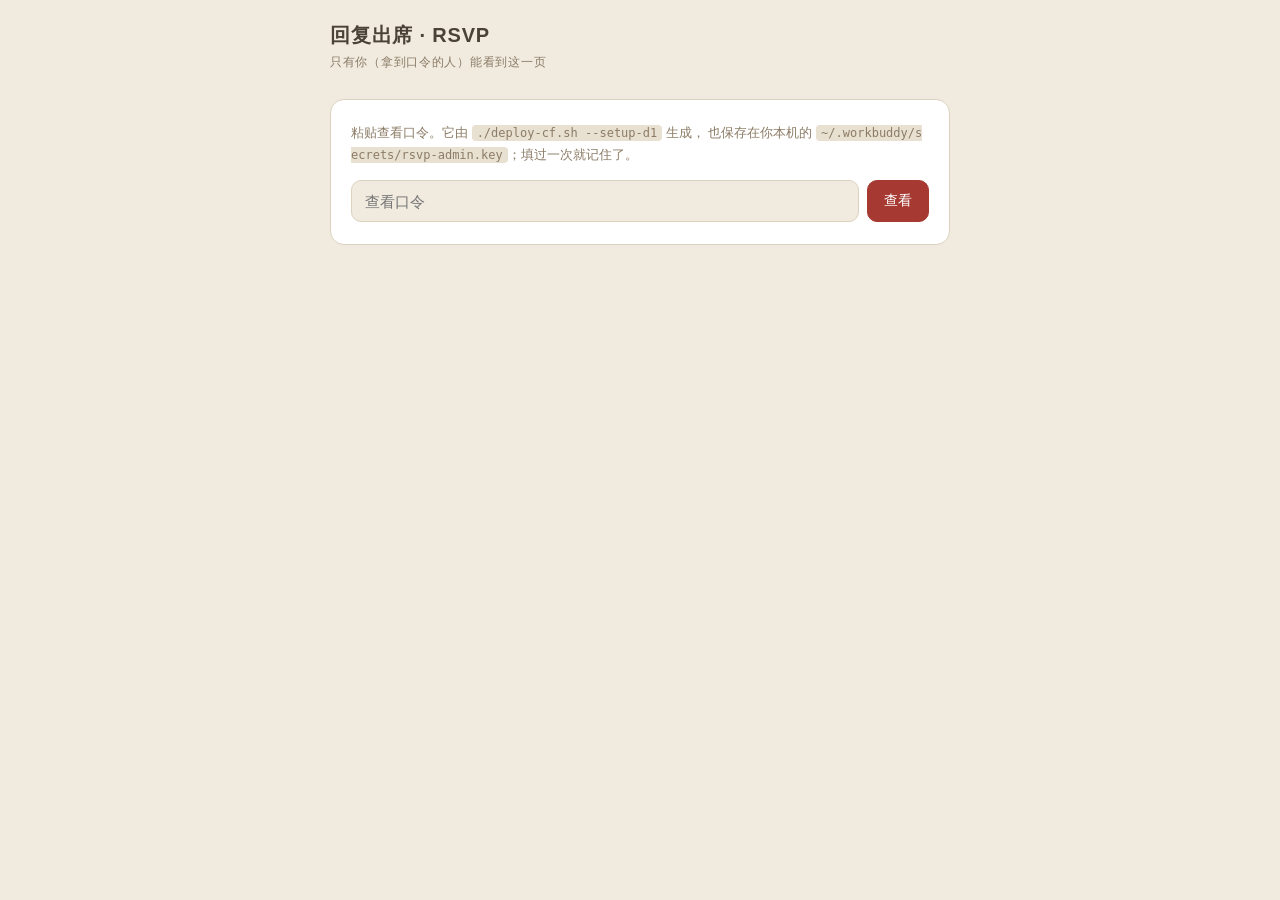
<file: rsvp-admin.html>
<!DOCTYPE html>
<html lang="zh-CN">
<head>
<meta charset="utf-8">
<meta name="viewport" content="width=device-width, initial-scale=1">
<meta name="robots" content="noindex,nofollow">
<meta name="theme-color" content="#f0eadf">
<title>回复出席 · 后台</title>
<!-- =========================================================================
     主人侧查看页：读 /api/rsvp（要口令），不看回复内容以外的任何东西。
     没有导航入口 —— 只有拿到这条地址 + 口令的人能进来。

     为什么要这个页：回复现在落在本项目自带的 Cloudflare D1 里（不再依赖飞书）。
     日常就打开这一页看；要导给别人（酒店、宴席安排）点「导 CSV」。

     口令存在 localStorage，不进 URL（避免被分享出去时连带泄漏）。
     地址形如 https://andrew-dora-wedding.pages.dev/rsvp-admin.html
     ========================================================================= -->
<style>
  :root {
    --paper: #f0eadf;
    --paper-deep: #e8e0d1;
    --ink: #4a4238;
    --muted: #8c7c66;
    --accent: #a63a32;
    --gold: #c9a25e;
    --line: #ddd2bf;
  }
  * { margin: 0; padding: 0; box-sizing: border-box; }
  body {
    background: var(--paper); color: var(--ink); min-height: 100vh;
    font-family: "PingFang SC", "Hiragino Sans GB", "Microsoft YaHei", sans-serif;
    -webkit-font-smoothing: antialiased;
    padding: 22px 16px 56px;
  }
  .wrap { max-width: 620px; margin: 0 auto; }

  h1 { font-size: 20px; font-weight: 600; letter-spacing: .04em; }
  h1 small { display: block; margin-top: 5px; font-size: 12px; font-weight: 400;
             color: var(--muted); letter-spacing: .06em; }

  /* ---------------- 口令闸门 ---------------- */
  .gate { margin-top: 28px; padding: 22px 20px; background: #fff;
          border: 1px solid var(--line); border-radius: 14px; }
  .gate p { font-size: 13px; color: var(--muted); line-height: 1.7; }
  .gate code { font-family: ui-monospace, SFMono-Regular, Menlo, monospace;
               font-size: 12px; background: var(--paper-deep); padding: 1px 5px;
               border-radius: 4px; word-break: break-all; }
  .field { display: flex; gap: 8px; margin-top: 14px; }
  input[type=password], input[type=text] {
    flex: 1 1 auto; min-width: 0; padding: 11px 13px; font-size: 15px;
    color: var(--ink); background: var(--paper);
    border: 1px solid var(--line); border-radius: 10px;
    font-family: inherit;
  }
  input:focus { outline: 2px solid var(--gold); outline-offset: 1px; }
  button {
    font-family: inherit; font-size: 14px; cursor: pointer;
    padding: 11px 16px; border-radius: 10px; border: 1px solid var(--line);
    background: #fff; color: var(--ink); transition: opacity .15s;
  }
  button:active { opacity: .6; }
  button.primary { background: var(--accent); border-color: var(--accent);
                   color: #fff; font-weight: 500; }
  button:disabled { opacity: .45; cursor: default; }

  /* ---------------- 概览 ---------------- */
  .stats { display: flex; flex-wrap: wrap; gap: 8px; margin-top: 20px; }
  .stat { flex: 1 1 66px; min-width: 0; padding: 11px 12px; background: #fff;
          border: 1px solid var(--line); border-radius: 12px; }
  .stat b { display: block; font-size: 20px; font-weight: 600; line-height: 1.3; }
  .stat span { font-size: 11px; color: var(--muted); letter-spacing: .02em;
               white-space: nowrap; }
  .stat.yes b { color: var(--accent); }

  /* ---------------- 工具条 ---------------- */
  .bar { display: flex; flex-wrap: wrap; gap: 8px; align-items: center;
         margin-top: 18px; }
  .tabs { display: flex; gap: 4px; background: var(--paper-deep);
          padding: 4px; border-radius: 11px; }
  .tabs button { border: 0; background: transparent; padding: 8px 12px;
                 border-radius: 8px; font-size: 13px; color: var(--muted); }
  .tabs button[aria-pressed=true] { background: #fff; color: var(--ink);
                                    font-weight: 600; box-shadow: 0 1px 2px rgba(0,0,0,.04); }
  .bar .spacer { flex: 1 1 auto; }

  /* ---------------- 列表 ---------------- */
  ul { list-style: none; margin-top: 14px; }
  li { display: flex; gap: 12px; align-items: flex-start; padding: 14px 15px;
       background: #fff; border: 1px solid var(--line); border-radius: 12px;
       margin-bottom: 8px; }
  .badge { flex: 0 0 auto; min-width: 40px; text-align: center; padding: 3px 7px;
           font-size: 12px; font-variant-numeric: tabular-nums; border-radius: 7px;
           background: var(--paper-deep); color: var(--muted); }
  .badge.none { font-style: italic; font-size: 11px; }
  .body { flex: 1 1 auto; min-width: 0; }
  .who { font-size: 15px; font-weight: 600; word-break: break-word; }
  .meta { margin-top: 5px; font-size: 12px; color: var(--muted); line-height: 1.65; }
  .meta em { font-style: normal; color: var(--ink); }
  .tag { display: inline-block; padding: 2px 8px; border-radius: 20px;
         font-size: 11px; font-weight: 500; letter-spacing: .04em; }
  .tag.yes { background: rgba(166,58,50,.1); color: var(--accent); }
  .tag.no { background: var(--paper-deep); color: var(--muted); }
  .del { flex: 0 0 auto; border: 0; background: transparent; color: #bdb0a0;
         font-size: 17px; line-height: 1; padding: 4px 2px; }
  .del:hover { color: var(--accent); }

  .empty { margin-top: 22px; padding: 26px 20px; text-align: center;
           font-size: 13px; color: var(--muted); background: #fff;
           border: 1px dashed var(--line); border-radius: 12px; line-height: 1.8; }
  .empty.err { border-color: rgba(166,58,50,.35); color: var(--accent); }

  footer { margin-top: 30px; font-size: 11px; color: #b6a992; line-height: 1.9;
           text-align: center; }
  .hint { margin-top: 12px; font-size: 12px; color: var(--muted); }
  #toast { position: fixed; left: 50%; bottom: 26px; transform: translateX(-50%);
           padding: 10px 18px; border-radius: 22px; background: var(--ink);
           color: var(--paper); font-size: 13px; opacity: 0; pointer-events: none;
           transition: opacity .2s; }
  #toast.on { opacity: 1; }
</style>
</head>
<body>
<div class="wrap">
  <h1>回复出席 · RSVP<small>只有你（拿到口令的人）能看到这一页</small></h1>

  <!-- 口令闸门：没配口令 / 口令不对都停在这里 -->
  <section class="gate" id="gate" hidden>
    <p id="gate-msg">粘贴查看口令。它由 <code>./deploy-cf.sh --setup-d1</code> 生成，
      也保存在你本机的 <code>~/.workbuddy/secrets/rsvp-admin.key</code>；填过一次就记住了。</p>
    <div class="field">
      <input id="key" type="password" autocomplete="off" placeholder="查看口令"
             aria-label="查看口令">
      <button class="primary" id="enter">查看</button>
    </div>
    <p class="hint" id="gate-hint" hidden></p>
  </section>

  <section id="panel" hidden>
    <div class="stats">
      <div class="stat"><b id="s-all">–</b><span>回复条数</span></div>
      <div class="stat yes"><b id="s-yes">–</b><span>出席</span></div>
      <div class="stat"><b id="s-no">–</b><span>不来</span></div>
      <div class="stat"><b id="s-head">–</b><span>合计人数</span></div>
    </div>

    <div class="bar">
      <div class="tabs" role="group" aria-label="筛选">
        <button data-f="all" aria-pressed="true">全部</button>
        <button data-f="yes" aria-pressed="false">出席</button>
        <button data-f="no" aria-pressed="false">不来</button>
        <button data-f="nocode" aria-pressed="false">无编号</button>
      </div>
      <span class="spacer"></span>
      <button id="refresh">刷新</button>
      <button id="csv">导 CSV</button>
      <button id="copy">复制出席名单</button>
    </div>

    <ul id="list"></ul>
    <div class="empty" id="empty" hidden></div>

    <footer>
      提交时间来自宾客手机·服务器时钟；「无编号」= 从转发链接或裸域名进来，靠姓名认领。<br>
      这一页不写入任何数据（除删除某条）。
      <div class="hint"><a href="#" id="forget">清除本机记住的口令</a></div>
    </footer>
  </section>

  <div id="toast" role="status" aria-live="polite"></div>
</div>

<script>
(function () {
  'use strict';

  var API = 'api/rsvp';                 // 同目录下的 Function（本页在站点根）
  var STORE = 'andrew-dora-rsvp-key';   // 口令只存本机

  var el = function (id) { return document.getElementById(id); };
  var gate = el('gate'), panel = el('panel'), list = el('list'), empty = el('empty');
  var keyInput = el('key'), gateHint = el('gate-hint'), gateMsg = el('gate-msg');

  var rows = [];
  var filter = 'all';
  var key = '';

  function toast(msg) {
    var t = el('toast');
    t.textContent = msg;
    t.classList.add('on');
    clearTimeout(toast.t);
    toast.t = setTimeout(function () { t.classList.remove('on'); }, 1900);
  }

  function pad2(c) {
    var s = String(c == null ? '' : c);
    return /^\d+$/.test(s) ? (s.length < 2 ? '0' + s : s) : s;
  }

  function when(ms) {
    if (!ms) return '';
    var d = new Date(ms);
    var p = function (n) { return (n < 10 ? '0' : '') + n; };
    return (d.getMonth() + 1) + '月' + d.getDate() + '日 ' + p(d.getHours()) + ':' + p(d.getMinutes());
  }

  function showGate(msg) {
    gate.hidden = false;
    panel.hidden = true;
    gateMsg.innerHTML = msg;
  }

  function visible() {
    return rows.filter(function (r) {
      if (filter === 'all') return true;
      if (filter === 'yes') return r.attend === 'yes';
      if (filter === 'no') return r.attend === 'no';
      if (filter === 'nocode') return !r.code;
      return true;
    });
  }

  function render() {
    var shown = visible();
    var yes = rows.filter(function (r) { return r.attend === 'yes'; });
    var no = rows.filter(function (r) { return r.attend === 'no'; });
    var heads = yes.reduce(function (n, r) { return n + (r.party || 1); }, 0);

    el('s-all').textContent = rows.length;
    el('s-yes').textContent = yes.length;
    el('s-no').textContent = no.length;
    el('s-head').textContent = heads;

    list.innerHTML = '';
    shown.forEach(function (r) {
      var li = document.createElement('li');

      var b = document.createElement('span');
      b.className = 'badge' + (r.code ? '' : ' none');
      b.textContent = r.code ? pad2(r.code) : '转发';
      if (!r.code) b.title = '这条没有编号：从转发链接或裸域名进来，靠姓名认领';
      li.appendChild(b);

      var box = document.createElement('div');
      box.className = 'body';

      var who = document.createElement('div');
      who.className = 'who';
      who.textContent = r.name || '(没写名字)';
      box.appendChild(who);

      var meta = document.createElement('div');
      meta.className = 'meta';

      var tag = document.createElement('span');
      tag.className = 'tag ' + (r.attend === 'yes' ? 'yes' : 'no');
      tag.textContent = r.attend === 'yes' ? '出席 · ' + (r.party || 1) + ' 位' : '不来';
      meta.appendChild(tag);

      if (r.allergy) {
        meta.appendChild(document.createTextNode(' '));
        var em = document.createElement('em');
        em.textContent = '忌口：' + r.allergy;
        meta.appendChild(em);
      }
      meta.appendChild(document.createElement('br'));
      meta.appendChild(document.createTextNode(when(r.updated_at)));
      if (r.updated_at && r.at && Math.abs(r.updated_at - r.at) > 60000) {
        meta.appendChild(document.createTextNode('（改过）'));
      }
      if (r.source === 'en') meta.appendChild(document.createTextNode(' · 英文页'));
      box.appendChild(meta);

      li.appendChild(box);

      var del = document.createElement('button');
      del.className = 'del';
      del.type = 'button';
      del.textContent = '×';
      del.title = '删除这一条';
      del.addEventListener('click', function () { remove(r); });
      li.appendChild(del);

      list.appendChild(li);
    });

    empty.hidden = shown.length > 0;
    if (!shown.length) {
      empty.className = 'empty';
      empty.textContent = rows.length
        ? '这个筛选下没有回复。'
        : '还没有人回复。宾客在请柬最后一页点「回复出席」提交后，这里就会出现。';
    }
  }

  function load() {
    return fetch(API + '?key=' + encodeURIComponent(key), { cache: 'no-store' })
      .then(function (res) { return res.json().then(function (d) { return { s: res.status, d: d }; }); })
      .then(function (r) {
        if (r.s === 401 || !r.d || r.d.admin !== true) {
          var why = (r.d && (r.d.error || r.d.note)) || '';
          showGate('口令不对' + (why ? '，或服务端还没配好（' + why + '）' : '') +
            '。口令由 <code>./deploy-cf.sh --setup-d1</code> 生成，' +
            '存在本机 <code>~/.workbuddy/secrets/rsvp-admin.key</code>。');
          return false;
        }
        rows = r.d.rows || [];
        gate.hidden = true;
        panel.hidden = false;
        try { localStorage.setItem(STORE, key); } catch (e) {}
        render();
        return true;
      })
      .catch(function (err) {
        showGate('读不到回复：' + err.message +
          '<br>如果这是 GitHub Pages 那份站点，它没有后端 —— 请用 pages.dev 那个地址打开本页。');
        return false;
      });
  }

  function remove(r) {
    if (!confirm('删除「' + r.name + '」这条回复？删了就没了（宾客再提交会重新建一条）。')) return;
    fetch(API + '?key=' + encodeURIComponent(key) + '&id=' + r.id, { method: 'DELETE' })
      .then(function (res) { return res.json(); })
      .then(function (d) {
        if (!d || !d.ok) throw new Error((d && d.error) || '删除失败');
        rows = rows.filter(function (x) { return x.id !== r.id; });
        render();
        toast('已删除');
      })
      .catch(function (err) { toast('删除失败：' + err.message); });
  }

  el('enter').addEventListener('click', function () {
    key = keyInput.value.trim();
    if (!key) { gateHint.hidden = false; gateHint.textContent = '先粘贴口令。'; return; }
    el('enter').disabled = true;
    load().then(function () { el('enter').disabled = false; });
  });

  keyInput.addEventListener('keydown', function (e) {
    if (e.key === 'Enter') el('enter').click();
  });

  Array.prototype.forEach.call(document.querySelectorAll('.tabs button'), function (b) {
    b.addEventListener('click', function () {
      filter = b.dataset.f;
      Array.prototype.forEach.call(document.querySelectorAll('.tabs button'), function (x) {
        x.setAttribute('aria-pressed', String(x === b));
      });
      render();
    });
  });

  el('refresh').addEventListener('click', function () { load().then(function (ok) { if (ok) toast('已刷新'); }); });

  el('csv').addEventListener('click', function () {
    /* 走服务端导（带 BOM，Excel 打开中文不乱码） */
    location.href = API + '?key=' + encodeURIComponent(key) + '&format=csv';
  });

  el('copy').addEventListener('click', function () {
    var yes = rows.filter(function (r) { return r.attend === 'yes'; });
    var lines = yes.map(function (r) {
      return [r.code ? pad2(r.code) : '转发', r.name, (r.party || 1) + '位',
        r.allergy ? '忌口:' + r.allergy : ''].filter(Boolean).join('  ');
    });
    var text = '出席 ' + yes.length + ' 人 / 共 ' +
      yes.reduce(function (n, r) { return n + (r.party || 1); }, 0) + ' 位\n' + lines.join('\n');
    var done = function () { toast('已复制出席名单（' + yes.length + ' 条）'); };
    if (navigator.clipboard && navigator.clipboard.writeText) {
      navigator.clipboard.writeText(text).then(done, function () { window.prompt('手动复制：', text); });
    } else {
      window.prompt('手动复制：', text);
    }
  });

  el('forget').addEventListener('click', function (e) {
    e.preventDefault();
    try { localStorage.removeItem(STORE); } catch (err) {}
    key = '';
    keyInput.value = '';
    showGate('口令已从本机清除。再粘贴一次即可继续查看。');
    toast('已清除');
  });

  /* ---------------- 启动：本机记过口令就直接进 ---------------- */
  try { key = localStorage.getItem(STORE) || ''; } catch (e) {}
  if (key) {
    keyInput.value = key;
    load();
  } else {
    showGate(gateMsg.innerHTML);
  }
})();
</script>
</body>
</html>
</file>
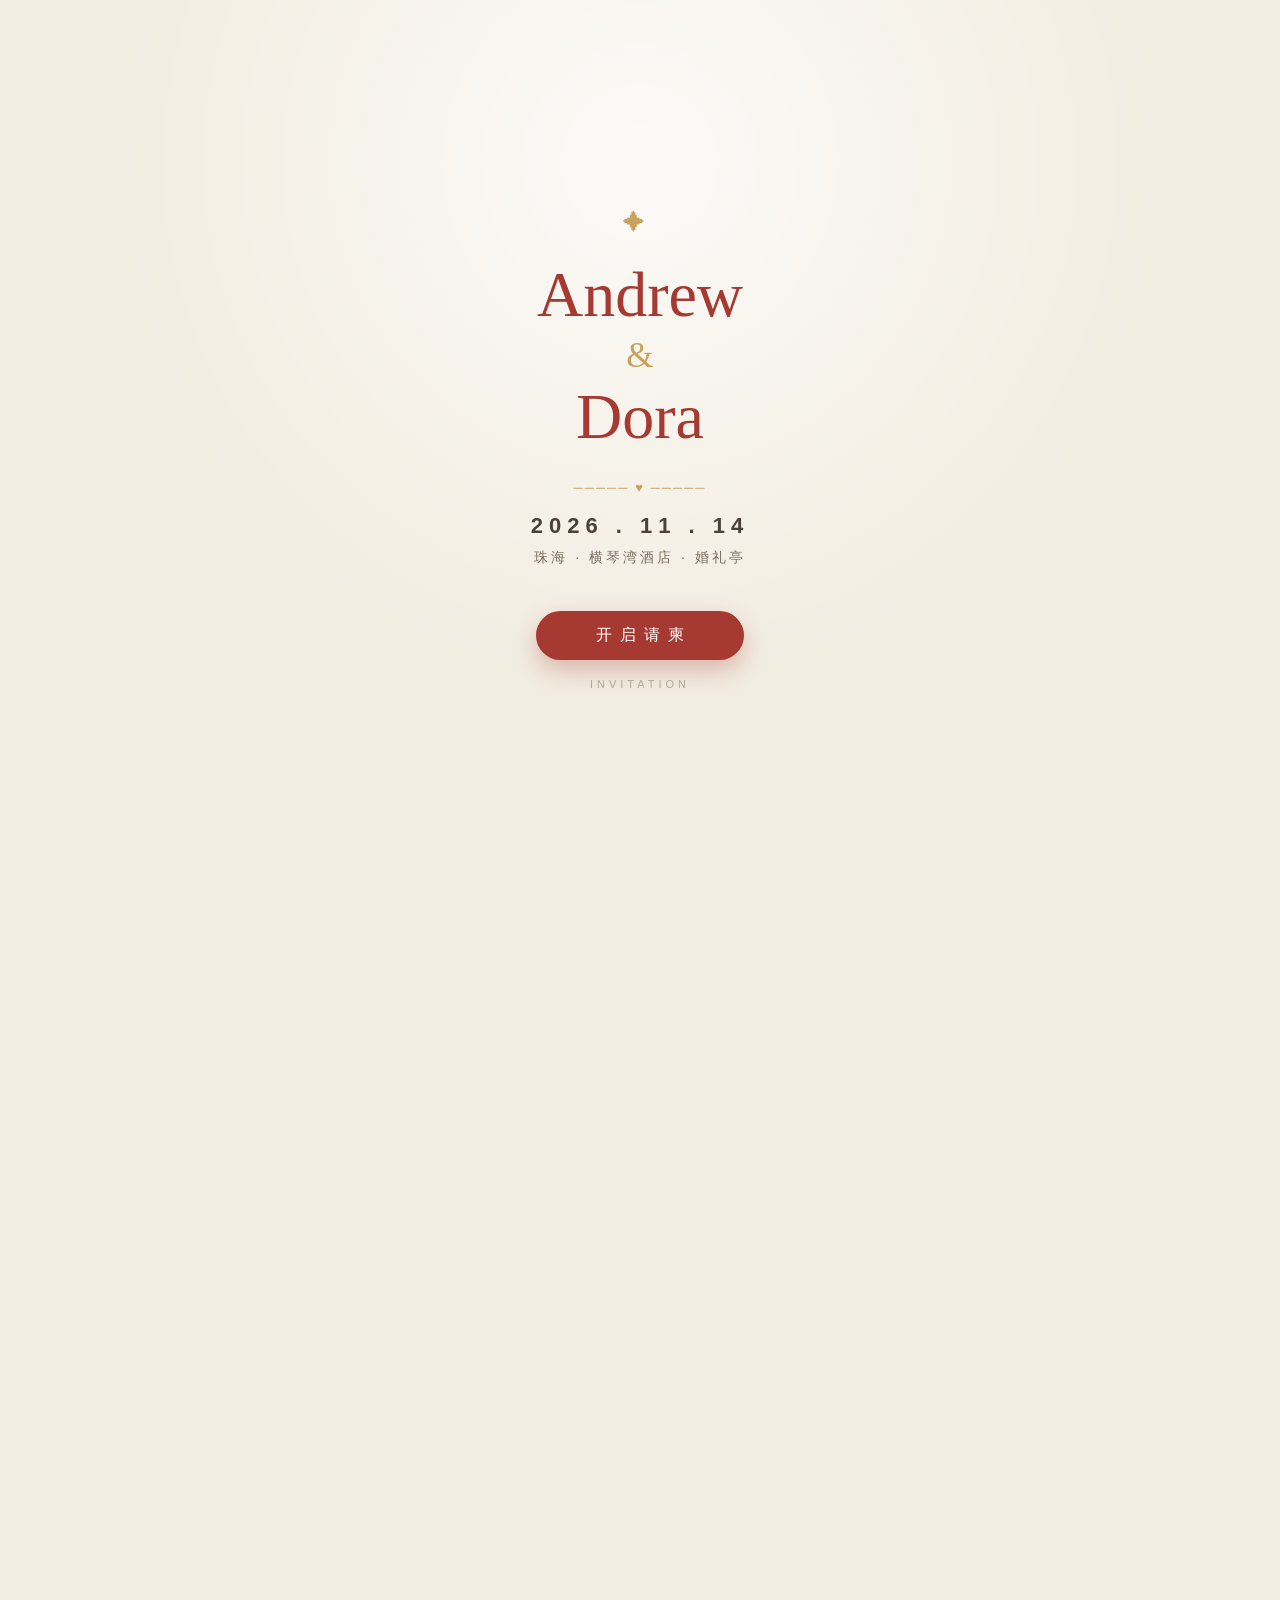
<file: scroll-v1.html>
<!DOCTYPE html>
<html lang="zh-CN">
<head>
<meta charset="UTF-8">
<meta name="viewport" content="width=device-width, initial-scale=1.0, maximum-scale=1.0, user-scalable=no">
<meta name="description" content="Andrew & Dora 婚礼请柬 · 2026.11.14 · 珠海横琴湾酒店">
<meta name="theme-color" content="#f2ede1">
<meta name="apple-mobile-web-app-capable" content="yes">
<meta name="apple-mobile-web-app-status-bar-style" content="default">
<link rel="icon" href="data:image/svg+xml,<svg xmlns='http://www.w3.org/2000/svg' viewBox='0 0 100 100'><text y='.9em' font-size='90'>💌</text></svg>">
<link rel="apple-touch-icon" href="assets/preview.jpg">

<!-- 微信 / 社交分享 -->
<meta property="og:type" content="website">
<meta property="og:title" content="Andrew & Dora 的婚礼邀请函">
<meta property="og:description" content="2026.11.14 · 珠海·横琴湾酒店·婚礼亭 — 好久不见，婚礼见！">
<meta property="og:image" content="https://yanliangwu.github.io/andrew-dora-wedding/assets/preview.jpg">
<meta property="og:url" content="https://yanliangwu.github.io/andrew-dora-wedding/">
<meta name="twitter:card" content="summary_large_image">
<meta name="twitter:image" content="https://yanliangwu.github.io/andrew-dora-wedding/assets/preview.jpg">
<title>Andrew &amp; Dora · Save the Date（第一版·自由滚动）</title>
<link rel="stylesheet" href="scroll-v1.css">
</head>
<body>

<div id="app">
  <!-- 开启请柬封面 -->
  <div id="cover">
    <div class="cover-inner">
      <div class="cover-doodle">✦</div>
      <h1 class="cover-names">Andrew<span class="amp">&amp;</span>Dora</h1>
      <div class="cover-divider">─────  ♥  ─────</div>
      <p class="cover-date">2026 . 11 . 14</p>
      <p class="cover-venue">珠海 · 横琴湾酒店 · 婚礼亭</p>
      <button id="open-btn" type="button">开启请柬</button>
      <p class="cover-hint"> invitation </p>
    </div>
  </div>

  <!-- 花瓣飘落 -->
  <div id="petals" aria-hidden="true"></div>

  <main id="scroll">
    <!-- 首屏 hero：豆包生成的动图（已去水印 + H.264/VP9 转码 + 静音自动循环） -->
    <section class="sec hero" style="--d:0">
      <video class="hero-video" autoplay muted loop playsinline preload="metadata"
             poster="assets/hero-poster.jpg" aria-label="Andrew &amp; Dora 婚礼动画">
        <source src="assets/hero.mp4" type="video/mp4">
        <source src="assets/hero.webm" type="video/webm">
      </video>
      <div class="scroll-hint"><span></span></div>
    </section>
    <section class="sec" style="--d:1">
      <img src="assets/sec2.webp" alt="拱门下起舞的新人" loading="lazy">
    </section>
    <section class="sec" style="--d:2">
      <img src="assets/sec3.webp" alt="新郎 吴彦良 GROOM · 新娘 魏雪纯 BRIDE" loading="lazy">
    </section>
    <section class="sec" style="--d:3">
      <img src="assets/sec4.webp" alt="Save the Date · 我们诚挚地邀请你" loading="lazy">
    </section>
    <section class="sec" style="--d:4">
      <img src="assets/sec5.webp" alt="Timeline · 16:00 签到茶歇 / 16:30 户外仪式 / 18:00 晚宴 / 19:30 After Party" loading="lazy">
    </section>
    <section class="sec" style="--d:5">
      <img src="assets/sec6.webp" alt="2026.11.14 珠海·横琴湾酒店·婚礼亭 · Dress Codes" loading="lazy">
    </section>
    <section class="sec" style="--d:6">
      <img src="assets/sec7.webp" alt="Cheers To Love · 好久不见，婚礼见！" loading="lazy">
    </section>

    <!-- 操作区 -->
    <section class="actions reveal">
      <a class="btn btn-primary" href="card.html">
        <span class="ico">💳</span> 领取我的电子请柬卡
      </a>
      <a class="btn btn-guide" href="notice.html">
        <span class="ico">📋</span> 宾客须知 · 地点 / 流程 / 着装
      </a>
      <a class="btn" id="cal-btn" href="assets/wedding.ics" download="andrew-dora-wedding.ics">
        <span class="ico">📅</span> 保存到日历
      </a>
      <a class="btn" id="map-btn" target="_blank" rel="noopener"
         href="https://uri.amap.com/search?keyword=%E7%8F%A0%E6%B5%B7%E6%A8%AA%E7%90%B4%E6%B9%BE%E9%85%92%E5%BA%97&src=andrew-dora-wedding">
        <span class="ico">📍</span> 导航到婚礼亭
      </a>
      <p class="thanks">期待与你见面 ♡</p>
    </section>
  </main>
</div>

<script src="scroll-v1.js"></script>
</body>
</html>
</file>
<file: style.css>
:root {
  /* 实测请柬纸色（原图留白中位色）。页面留白用同一个色，
     图片 object-fit: contain 的周边空档就与画面纸色完全一致，看不出边界。 */
  --paper: #f0eadf;
  --paper-deep: #e8e0d1;
  --ink: #4a4238;
  --accent: #a63a32;
  --gold: #c9a25e;
}

* { margin: 0; padding: 0; box-sizing: border-box; }

/* 整页不滚动，滚动交给 #pager（这样翻页吸附才稳，也不会触发下拉刷新）。
   注意作用域：notice.html / card.html 也引用本文件、且自身是长文档，
   所以只对声明了 .page-lock 的页面加锁，不能写成全局 html, body。 */
html { scroll-behavior: smooth; }
html.page-lock,
html.page-lock body {
  height: 100%;
  overflow: hidden;
  overscroll-behavior: none;
}

body {
  background: var(--paper);
  color: var(--ink);
  font-family: "PingFang SC", "Hiragino Sans GB", "Microsoft YaHei", sans-serif;
  -webkit-font-smoothing: antialiased;
}

#app {
  max-width: 100%;      /* 移动端永远铺满，避免两侧露出纸色 */
  margin: 0 auto;
  height: 100vh;
  height: 100dvh;
  position: relative;
  overflow: hidden;
}

/* ⚠️ 2026-09-22 修「iPhone 露底色」：
   原来这里无条件写死 `max-width: 520px`（想让桌面端收成一条手机栏）。
   但横屏时视口宽度会超过它（iPhone 15 横屏 = 852px），于是左右各露出 166px 纸色
   —— 实测左右边缘 100% 命中 --paper #f0eadf。
   改条件时**不能只用宽度**：手机横屏也是 852px 宽，会被一起收窄。
   所以要求「宽 + 高 + 鼠标设备」三条同时成立，手机横屏（矮）与平板/触屏都不命中。
   （`min-height: 560px` 是让 headless 也能验证的那把尺，真机上由 pointer 兜底。） */
@media (min-width: 768px) and (min-height: 560px) and (pointer: fine) {
  #app { max-width: 520px; }
}

/* ---------- 封面 ---------- */
#cover {
  position: fixed;
  inset: 0;
  z-index: 100;
  background:
    radial-gradient(circle at 50% 18%, rgba(255,255,255,.75), transparent 55%),
    var(--paper);
  display: flex;
  align-items: center;
  justify-content: center;
  transition: opacity .9s ease, visibility .9s;
}
#cover.opened { opacity: 0; visibility: hidden; pointer-events: none; }

.cover-inner { text-align: center; padding: 32px; animation: rise 1.1s ease both; }

.cover-doodle { font-size: 22px; color: var(--gold); letter-spacing: 12px; margin-bottom: 22px; }

.cover-names {
  font-family: "Snell Roundhand", "Brush Script MT", "STKaiti", cursive;
  font-weight: 400;
  font-size: clamp(44px, 13vw, 64px);
  line-height: 1.15;
  color: var(--accent);
}
.cover-names .amp {
  display: block;
  font-size: .55em;
  color: var(--gold);
  margin: 4px 0;
}

.cover-divider { color: var(--gold); font-size: 13px; letter-spacing: 2px; margin: 26px 0 18px; }

.cover-date {
  font-size: 22px;
  letter-spacing: 6px;
  font-weight: 600;
  color: var(--ink);
}
.cover-venue { margin-top: 10px; font-size: 14px; letter-spacing: 3px; color: #7a7060; }

#open-btn {
  margin-top: 44px;
  padding: 14px 52px;
  font-size: 16px;
  letter-spacing: 8px;
  text-indent: 8px;
  color: #fff;
  background: var(--accent);
  border: none;
  border-radius: 999px;
  cursor: pointer;
  box-shadow: 0 10px 24px rgba(166, 58, 50, .32);
  transition: transform .25s ease, box-shadow .25s ease;
}
#open-btn:active { transform: scale(.95); }

.cover-hint { margin-top: 18px; font-size: 11px; letter-spacing: 4px; color: #b3a996; text-transform: uppercase; }

@keyframes rise {
  from { opacity: 0; transform: translateY(26px); }
  to   { opacity: 1; transform: none; }
}

/* ---------- 花瓣 ---------- */
#petals {
  position: fixed;
  inset: 0;
  pointer-events: none;
  z-index: 50;
  overflow: hidden;
}
#petals i {
  position: absolute;
  top: -4vh;
  width: 12px;
  height: 12px;
  background: radial-gradient(circle at 30% 30%, #f3c6c2, #e59a94);
  border-radius: 80% 0 80% 0;
  opacity: 0;
  animation: fall linear infinite;
}
@keyframes fall {
  0%   { opacity: 0; transform: translate3d(0, -5vh, 0) rotate(0deg); }
  8%   { opacity: .85; }
  100% { opacity: 0; transform: translate3d(-6vw, 108vh, 0) rotate(560deg); }
}

/* ================= 整屏翻页 ================= */
/* 关键：滚动条只在这里；每页正好一屏高；scroll-snap 负责"一滑一页"。 */
#pager {
  height: 100%;
  overflow-y: auto;
  overflow-x: hidden;
  scroll-snap-type: y mandatory;
  overscroll-behavior-y: contain;
  -webkit-overflow-scrolling: touch;
  touch-action: pan-y;
  scrollbar-width: none;
  opacity: 0;
  transition: opacity .8s ease .2s;
}
#pager::-webkit-scrollbar { display: none; }
#app.started #pager { opacity: 1; }

.page {
  position: relative;
  height: 100%;
  display: flex;
  align-items: center;
  justify-content: center;
  overflow: hidden;
  /* 吸附到每页顶部；scroll-snap-stop: always 防止快速一滑跨过多页 */
  scroll-snap-align: start;
  scroll-snap-stop: always;
}

.page-img {
  width: 100%;
  height: 100%;
  display: block;
  object-fit: contain;   /* 整页图完整显示，四周留白与画面纸色同色 */
}

/* ---------- 首屏：动图 ----------
   2026-09-22：原先视频下方还有一条纸色「新郎 / 新娘」名条，已删除。
   它占掉约 68px 固定高度，把视频挤小；而画面里两个人恰好站在视频最底部，
   名条紧贴在他们脚下，看着就像把视频压住了。视频画面中间本身有手写体
   "Andrew & Dora"。

   ⚠️ 2026-09-24：首屏与内页统一几何（修「视频大图片小」）。
   病根是两个媒体各自适配：首屏视频是 16:9 竖版（720×1280，比例 .5625）用
   cover 铺满整屏，内页长图是 860×1810（比例 .4751）用 contain 内缩 ——
   于是视频占满宽度、图片只占 91%，实测 393×750 差 65px、375×667 差 58px。
   改法：给 .hero-stage 一个**与页面图同比例**的盒子并居中，
     · 页面图 contain → 同比例，恰好填满盒子（不裁不缩）
     · 视频 cover    → 也填满同一个盒子（左右各裁 7.8%）
   视频比盒子宽（.5625 > .4751）→ 永远是左右裁，不会裁到上下，
   构图居中所以安全（人物 / 吊灯 / 手写体都完整，见 crop-compare.png）。
   结果：任何视口下两者的渲染尺寸完全相等 —— 断言见 measure_media.py。 */
.page-hero {
  flex-direction: column;
  align-items: center;      /* 原来是 stretch：视频铺满整屏 */
  background: var(--paper);
}

.hero-stage {
  position: relative;
  flex: 0 0 auto;
  min-height: 0;              /* flex 子项默认 min-height:auto，不加这行视频会把容器撑破 */
  aspect-ratio: 860 / 1810;   /* = 页面图比例，见上面说明 */
  height: 100%;               /* 高度优先：视口比 .4751 宽时由高度定宽 */
  width: auto;
  max-width: 100%;            /* 兜底：万一比值判断偏了一像素也不许溢出 */
  overflow: hidden;
}
/* 窄高视口（如 iPhone 全屏 390×844，比例 .462）装不下「高度优先」的宽度时
   改成宽度优先。**必须**保持同一个比例 —— 一旦盒子比例被压回视口比例，
   两个媒体就又错开了。
   ⚠️ 这里不能用 width:100% + max-height 的写法（比例会被压掉），
   只能按视口比例分两个分支，各让一边自然推导。 */
@media (max-aspect-ratio: 860 / 1810) {
  .hero-stage {
    height: auto;
    width: 100%;
    max-height: 100%;
  }
}

.hero-video {
  width: 100%;
  height: 100%;
  display: block;
  object-fit: cover;          /* 填满「纸面」；盒子比自己窄 → 左右各裁 7.8% */
  background: var(--paper);
}

/* 手机横屏（矮而宽）：竖构图画面在横屏里只能占中间一条，
   两侧用同一帧画面模糊放大垫底（竖屏视频在横屏播放器的常见处理），免露纸色。
   ⚠️ 2026-09-24：垫底层从 .hero-stage 提到**整页** —— 盒子现在就是那一条，
   垫在盒子里等于被视频盖住了，露出来的两侧仍是纸色（等于没垫）。 */
@media (orientation: landscape) and (max-height: 560px) {
  .page-hero::before {
    content: "";
    position: absolute;
    inset: 0;
    background: url("assets/hero-poster.jpg") center/cover no-repeat;
    filter: blur(26px);
  }
  .hero-stage { z-index: 1; }
}


/* 翻到本页时内容轻微淡入放大（不依赖 JS 也存在：默认就是完全可见） */
.page.in > .page-img { animation: pageIn .9s cubic-bezier(.22,.61,.36,1) both; }
@keyframes pageIn {
  from { opacity: 0; transform: scale(1.025); }
  to   { opacity: 1; transform: none; }
}

/* 首屏下滑提示（浮在视频上。现在 .scroll-hint 在 .hero-stage 里，
   所以这里的 bottom 是相对视频下沿算的，不用再留 home indicator 的距离） */
.scroll-hint {
  position: absolute;
  left: 0;
  right: 0;
  bottom: 18px;
  text-align: center;
  pointer-events: none;
  transition: opacity .4s ease;
}
.scroll-hint span {
  display: block;
  width: 1.5px;
  height: 34px;
  margin: 0 auto;
  /* 视频下沿是浅色地面，白色渐变线几乎看不见 → 改用墨色 + 浅色描边，
     在浅地步和两侧的深色柏树上都读得出来 */
  background: linear-gradient(rgba(74, 66, 56, .6), rgba(74, 66, 56, 0));
  filter: drop-shadow(0 1px 2px rgba(255, 255, 255, .55));
  animation: drip 1.8s ease infinite;
}
@keyframes drip {
  0%   { transform: scaleY(0); transform-origin: top; }
  45%  { transform: scaleY(1); transform-origin: top; }
  55%  { transform: scaleY(1); transform-origin: bottom; }
  100% { transform: scaleY(0); transform-origin: bottom; }
}

/* ---------- 最后一页：操作区 ---------- */
.page-actions {
  flex-direction: column;
  padding: calc(24px + env(safe-area-inset-top)) 24px calc(28px + env(safe-area-inset-bottom));
  text-align: center;
}
.btn {
  display: flex;
  align-items: center;
  justify-content: center;
  gap: 8px;
  width: 100%;
  max-width: 300px;
  margin: 0 auto 14px;
  padding: 14px 0;
  font-size: 15px;
  letter-spacing: 2px;
  text-decoration: none;
  color: var(--ink);
  background: #fff;
  border: 1px solid #ddd2bd;
  border-radius: 999px;
  box-shadow: 0 4px 14px rgba(90, 75, 50, .08);
  transition: transform .2s ease, box-shadow .2s ease;
}
.btn:active { transform: scale(.97); }
.btn-primary {
  color: #fff;
  background: var(--accent);
  border-color: transparent;
  box-shadow: 0 8px 20px rgba(166, 58, 50, .28);
}
.btn-guide {
  color: #7a5c22;
  background: #fdf8ec;
  border-color: #e6d7b4;
  font-weight: 500;
}
/* ⚠️ 2026-09-22：原「回复出席」的次级金色描边样式已删。
   领卡入口撤掉后 RSVP 就是唯一的正式 CTA，直接用 .btn-primary（红底白字）。
   若哪天又需要「比 .btn 显眼、但不如主按钮」的层级，再补一条描边版即可。 */
.ico { font-size: 17px; }
.thanks { margin-top: 18px; font-size: 13px; letter-spacing: 3px; color: #8a8070; }

/* 操作区入场错落 */
.page-actions.in .btn,
.page-actions.in .thanks {
  animation: pageIn .7s cubic-bezier(.22,.61,.36,1) both;
  animation-delay: calc(var(--i, 0) * 90ms + 60ms);
}

/* ---------- 右侧翻页圆点 ---------- */
#dots {
  position: absolute;
  right: 4px;
  top: 50%;
  transform: translateY(-50%);
  display: flex;
  flex-direction: column;
  z-index: 70;
  opacity: 0;
  transition: opacity .6s ease .5s;
}
#app.started #dots { opacity: 1; }
#dots button {
  width: 24px;
  height: 24px;
  padding: 0;
  border: 0;
  background: none;
  display: grid;
  place-items: center;
  cursor: pointer;
  -webkit-tap-highlight-color: transparent;
}
#dots button::before {
  content: "";
  width: 7px;
  height: 7px;
  border-radius: 50%;
  background: rgba(74, 66, 56, .22);
  box-shadow: 0 1px 2px rgba(255,255,255,.6);
  transition: background .3s ease, transform .3s ease;
}
#dots button[aria-current="true"]::before {
  background: var(--accent);
  transform: scale(1.5);
}

/* ---------- 中英文互切药丸 ----------
   两版共用同一个 style.css，药丸固定在第 4 屏之外的右上角：
   - z-index 高于 #cover(100)，所以**封面阶段就能切语言**（英文宾客落到
     中文页时不用先点开请柬再找入口）；
   - 用 absolute 而不是 fixed：跟随 #app 的 520px 栏宽，桌面端不会跑到屏幕最右边；
   - 文案由 HTML 写死（中文页写 EN、英文页写中文），不需要 JS。 */
.lang-pill {
  position: absolute;
  top: calc(10px + env(safe-area-inset-top));
  right: 10px;
  z-index: 120;
  padding: 6px 14px;
  font-size: 11.5px;
  letter-spacing: 1.5px;
  line-height: 1;
  text-decoration: none;
  color: #6d6353;
  background: rgba(255, 255, 255, .84);
  border: 1px solid #e0d6c2;
  border-radius: 999px;
  box-shadow: 0 2px 8px rgba(90, 75, 50, .1);
  -webkit-backdrop-filter: blur(4px);
  backdrop-filter: blur(4px);
}
.lang-pill:active { transform: scale(.95); }

/* ---------- 英文版排版微调 ----------
   英文串比中文长得多，沿用中文字距会撑破容器：
   封面日期 "November 14, 2026"、场地 "Zhuhai · Hengqin Bay Hotel · Wedding Pavilion"、
   按钮 "Guest Info" 都实测过宽度，这里收紧字距/字号。 */
body.lang-en .cover-date { font-size: 19px; letter-spacing: 2px; }
body.lang-en .cover-venue { font-size: 12.5px; letter-spacing: .04em; line-height: 1.7; }
body.lang-en #open-btn {
  padding: 14px 40px;
  font-size: 15px;
  letter-spacing: 3px;
  text-indent: 3px;
}
body.lang-en .btn { letter-spacing: 1px; }
body.lang-en .thanks { letter-spacing: 1.5px; }

/* ---------- 回复出席面板（主页内嵌，不跳转） ----------
   ⚠️ 全部选择器都必须挂在 #rsvp-sheet 下：style.css 也被 notice.html /
   card.html 引用，裸露的 .sheet / .q / .pick 会漏到那两页去。 */
#rsvp-sheet {
  position: fixed;
  inset: 0;
  z-index: 200;                 /* 高于 #cover(100) 与 #dots */
  display: flex;
  align-items: center;
  justify-content: center;
  padding: 18px;
  opacity: 0;
  transition: opacity .22s ease;
}
#rsvp-sheet.on { opacity: 1; }
#rsvp-sheet[hidden] { display: none; }

#rsvp-sheet .sheet-veil {
  position: absolute;
  inset: 0;
  background: rgba(74, 66, 56, .42);
  -webkit-backdrop-filter: blur(3px);
  backdrop-filter: blur(3px);
}

#rsvp-sheet .sheet-card {
  position: relative;
  width: 100%;
  max-width: 340px;
  max-height: calc(100dvh - 36px);
  overflow-y: auto;
  overscroll-behavior: contain;   /* 面板滚到底时别把底下 #pager 带着滚 */
  -webkit-overflow-scrolling: touch;
  padding: 24px 20px 20px;
  background: var(--paper);
  border: 1px solid #e2d7c3;
  border-radius: 20px;
  box-shadow: 0 18px 46px rgba(60, 48, 30, .3);
  text-align: center;
  transform: translateY(14px) scale(.98);
  transition: transform .26s cubic-bezier(.22,.61,.36,1);
}
#rsvp-sheet.on .sheet-card { transform: none; }

#rsvp-sheet .sheet-x {
  position: absolute;
  top: 6px; right: 10px;
  width: 34px; height: 34px;
  font-size: 22px; line-height: 1;
  color: #a89a84;
  background: none; border: 0;
  cursor: pointer;
}

#rsvp-sheet .sheet-hi {
  margin-bottom: 16px;
  font-size: 13px;
  letter-spacing: 1px;
  color: var(--gold);
}

#rsvp-sheet .q { margin-bottom: 18px; }
#rsvp-sheet .q[hidden] { display: none; }
#rsvp-sheet .q-label {
  margin-bottom: 9px;
  font-size: 13.5px;
  letter-spacing: 1px;
  color: #6f6552;
}

/* 二选一：大药丸，选中即红底白字 */
#rsvp-sheet .picks {
  display: flex;
  flex-direction: column;
  gap: 8px;
}
#rsvp-sheet .pick { display: block; cursor: pointer; }
#rsvp-sheet .pick input {
  position: absolute;
  width: 1px; height: 1px;
  opacity: 0;                    /* 视觉隐藏但保留键盘可达 */
}
#rsvp-sheet .pick > span {
  display: block;
  padding: 13px 0;
  font-size: 15px;
  letter-spacing: 1.5px;
  color: var(--ink);
  background: #fff;
  border: 1px solid #ddd2bd;
  border-radius: 999px;
  transition: background .18s ease, color .18s ease, border-color .18s ease;
}
#rsvp-sheet .pick input:checked + span {
  color: #fff;
  background: var(--accent);
  border-color: transparent;
  box-shadow: 0 6px 16px rgba(166, 58, 50, .26);
}
#rsvp-sheet .pick input:focus-visible + span {
  outline: 2px solid var(--gold);
  outline-offset: 2px;
}

/* 人数步进器 */
#rsvp-sheet .stepper {
  display: flex;
  align-items: center;
  justify-content: center;
  gap: 14px;
}
#rsvp-sheet .step {
  width: 40px; height: 40px;
  font-size: 20px; line-height: 1;
  color: var(--ink);
  background: #fff;
  border: 1px solid #ddd2bd;
  border-radius: 50%;
  cursor: pointer;
  transition: transform .15s ease;
}
#rsvp-sheet .step:active { transform: scale(.92); }
#rsvp-sheet .step:disabled { opacity: .35; cursor: default; }
#rsvp-sheet #rsvp-party {
  min-width: 48px;
  font-size: 22px;
  font-variant-numeric: tabular-nums;
  color: var(--ink);
}

#rsvp-sheet textarea,
#rsvp-sheet input[type="text"] {
  display: block;
  width: 100%;
  padding: 10px 12px;
  font: inherit;
  font-size: 15px;
  color: var(--ink);
  background: #fff;
  border: 1px solid #ddd2bd;
  border-radius: 12px;
  resize: none;
}
#rsvp-sheet input[type="text"] { text-align: center; letter-spacing: 2px; }
#rsvp-sheet textarea:focus,
#rsvp-sheet input[type="text"]:focus {
  outline: none;
  border-color: var(--gold);
}
#rsvp-sheet textarea::placeholder,
#rsvp-sheet input::placeholder { color: #b6a992; letter-spacing: 0; }

/* 名字框：底子沿用上面的 input[type="text"]，但编号框那套"居中 + 逐位字距"
   是给数字看的，中文名字摆进去会散架，所以这里改回左对齐常规字距。 */
#rsvp-sheet #rsvp-name {
  text-align: left;
  letter-spacing: 0;
  font-size: 15.5px;
}

#rsvp-sheet .sheet-send {
  width: 100%;
  margin-top: 4px;
  padding: 14px 0;
  font: inherit;
  font-size: 15px;
  letter-spacing: 3px;
  text-indent: 3px;
  color: #fff;
  background: var(--accent);
  border: 0;
  border-radius: 999px;
  box-shadow: 0 8px 20px rgba(166, 58, 50, .28);
  cursor: pointer;
  transition: transform .2s ease, opacity .2s ease;
}
#rsvp-sheet .sheet-send:active { transform: scale(.98); }
#rsvp-sheet .sheet-send:disabled { opacity: .6; cursor: default; }

#rsvp-sheet .sheet-note {
  margin-top: 10px;
  font-size: 12.5px;
  line-height: 1.7;
  color: #9a6b4a;
}
#rsvp-sheet .sheet-note:empty { display: none; }
#rsvp-sheet .sheet-note a { color: var(--accent); }

/* 后端不可用时替换进来的一块（见 rsvp.js 的预检）：说清原因 + 一个飞书表单入口。
   这里把 <a> 复用 .sheet-send 的按钮外观，所以补上行内元素需要的那几行。 */
#rsvp-sheet .sheet-off[hidden] { display: none; }
#rsvp-sheet .sheet-off { padding: 6px 0 2px; }
#rsvp-sheet .sheet-off-t {
  font-size: 15px;
  letter-spacing: 1px;
  color: var(--ink);
}
#rsvp-sheet .sheet-off-s {
  margin-top: 9px;
  font-size: 12.5px;
  line-height: 1.75;
  color: #8c7c66;
}
#rsvp-sheet a.sheet-send {
  display: block;
  margin-top: 18px;
  text-align: center;
  text-decoration: none;
}

/* 提交成功：整块换成答谢 */
#rsvp-sheet .sheet-done[hidden],
#rsvp-sheet #rsvp-form[hidden] { display: none; }
#rsvp-sheet .sheet-done { padding: 16px 0 6px; }
#rsvp-sheet .done-mark {
  font-size: 40px;
  line-height: 1;
  color: var(--accent);
  animation: rsvpPop .5s cubic-bezier(.22,.61,.36,1) both;
}
#rsvp-sheet .done-title {
  margin-top: 14px;
  font-size: 16px;
  letter-spacing: 1px;
  color: var(--ink);
}
#rsvp-sheet .done-sub {
  margin-top: 8px;
  font-size: 13px;
  color: #8a8070;
}
@keyframes rsvpPop {
  from { transform: scale(.4); opacity: 0; }
  to   { transform: scale(1);  opacity: 1; }
}

/* 面板打开时锁住底下的翻页滚动 */
html.rsvp-open #pager { overflow: hidden; }

/* 尊重"减少动态效果"偏好 */
@media (prefers-reduced-motion: reduce) {
  .page.in > .page-img,
  .page-actions.in .btn,
  .page-actions.in .thanks { animation: none; }
  #petals { display: none; }
  #rsvp-sheet,
  #rsvp-sheet .sheet-card { transition: none; }
  #rsvp-sheet .done-mark { animation: none; }
}
</file>
<file: notice.css>
/* 宾客须知副页 —— 复用 style.css 的配色与字体 */
body.notice-page { background: var(--paper); }
html { scroll-behavior: smooth; }
section[id] { scroll-margin-top: 58px; }   /* 挡开吸顶的 .toc 目录条 */

.wrap { max-width: 520px; margin: 0 auto; padding: 0 18px 72px; }

/* 顶部 */
.page-head {
  text-align: center;
  padding: 34px 0 22px;
}
.page-head .kicker {
  font-size: 11px; letter-spacing: 6px; text-transform: uppercase; color: var(--gold);
}
.page-head h1 {
  font-family: "Snell Roundhand", "Brush Script MT", "STKaiti", cursive;
  font-weight: 400;
  font-size: clamp(34px, 10vw, 44px);
  color: var(--accent);
  margin: 10px 0 6px;
}
.page-head .sub { font-size: 13px; letter-spacing: 2px; color: #7a7060; }
.page-head .rule { color: var(--gold); font-size: 12px; letter-spacing: 2px; margin-top: 16px; }

/* 语言切换 */
.lang-switch {
  display: flex; justify-content: center; gap: 0;
  margin-top: 18px;
}
.lang-switch a {
  padding: 6px 18px;
  font-size: 12px; letter-spacing: 1.5px;
  text-decoration: none;
  color: #8a8070;
  background: #fff;
  border: 1px solid #e2d8c4;
}
.lang-switch a:first-child { border-radius: 999px 0 0 999px; }
.lang-switch a:last-child { border-radius: 0 999px 999px 0; border-left: none; }
.lang-switch a.on {
  color: #fff; background: var(--accent); border-color: transparent;
}

/* 目录 chips */
.toc {
  display: flex; gap: 8px; overflow-x: auto;
  padding: 4px 0 14px;
  position: sticky; top: 0; z-index: 20;
  background: linear-gradient(var(--paper) 72%, transparent);
  -webkit-overflow-scrolling: touch;
  scrollbar-width: none;
}
.toc::-webkit-scrollbar { display: none; }
.toc a {
  flex: 0 0 auto;
  padding: 7px 14px;
  font-size: 12.5px;
  letter-spacing: .5px;
  color: #6d6353;
  background: #fff;
  border: 1px solid #e2d8c4;
  border-radius: 999px;
  text-decoration: none;
  white-space: nowrap;
}
.toc a:active { background: var(--accent); color: #fff; border-color: transparent; }

/* 卡片 */
.card {
  background: #fff;
  border: 1px solid #e8dfcc;
  border-radius: 16px;
  padding: 20px 18px;
  margin-bottom: 16px;
  box-shadow: 0 6px 18px rgba(120, 100, 70, .06);
}
.card > h2 {
  font-size: 16.5px;
  font-weight: 600;
  color: var(--ink);
  letter-spacing: .5px;
  display: flex;
  align-items: center;
  gap: 8px;
  margin-bottom: 4px;
}
.card > h2 .em { font-size: 18px; }
.card > h2 .en {
  font-size: 10.5px; font-weight: 400; letter-spacing: 1.5px;
  color: #b0a48d; text-transform: uppercase; margin-left: auto;
}
.card .lede { font-size: 13px; color: #8a8070; line-height: 1.7; margin: 8px 0 14px; }

/* 注：.block / .tag / details / .picks / 表格 等规则已随「宾客须知」瘦身一并删除
   （2026-09-22 —— 须知页现在只剩 地点 / 当天流程 / 着装 三块，card.html 也不再用它们）。
   若要写新的 bullet 列表或折叠块，从 git 历史里取回。 */

/* 着装色卡 */
.swatches { display: flex; flex-wrap: wrap; gap: 11px 16px; margin-top: 2px; }
.sw { display: flex; align-items: center; gap: 7px; font-size: 12.5px; color: #6d6353; }
.sw i {
  width: 26px; height: 26px; border-radius: 50%;
  border: 1px solid #e2d8c4; display: block;
}
/* 深色底（卡其）那格加一圈内描边，避免在白卡上看不出边界 */
.sw i { box-shadow: inset 0 0 0 1px rgba(255, 255, 255, .5); }

/* 信息条 */
.note {
  display: flex; gap: 9px;
  background: #fdf8ec;
  border-left: 3px solid var(--gold);
  border-radius: 8px;
  padding: 11px 13px;
  margin-top: 12px;
  font-size: 12.5px;
  line-height: 1.75;
  color: #6d6353;
}
.note .ico { flex: 0 0 auto; font-size: 14px; line-height: 1.6; }

/* 地址块 */
.addr {
  display: flex; align-items: flex-start; gap: 10px;
  background: #faf6ec; border-radius: 10px;
  padding: 12px 14px; margin-bottom: 4px;
}
.addr .pin { font-size: 16px; line-height: 1.5; }
.addr .txt { font-size: 13px; line-height: 1.7; color: #5c5346; }
.addr .txt b { color: var(--ink); display: block; font-size: 14px; margin-bottom: 2px; }

/* 按钮组 */
.btn-row { display: flex; flex-wrap: wrap; gap: 9px; margin-top: 12px; }
.btn-row a {
  flex: 1 1 46%;
  display: flex; align-items: center; justify-content: center; gap: 6px;
  padding: 12px 8px;
  font-size: 13px; letter-spacing: .5px;
  text-decoration: none;
  color: var(--ink);
  background: #fff;
  border: 1px solid #ddd2bd;
  border-radius: 11px;
}
.btn-row a.solid {
  color: #fff; background: var(--accent); border-color: transparent;
  box-shadow: 0 6px 16px rgba(166, 58, 50, .22);
}
.btn-row a:active { transform: scale(.98); }

/* 时间轴（当天流程） */
.steps { margin-top: 6px; }
.step {
  display: flex; gap: 12px;
  padding: 9px 0;
  border-bottom: 1px dashed #efe7d7;
}
.step:last-child { border-bottom: none; }
.step .t {
  flex: 0 0 54px;
  font-size: 13px; font-weight: 600; color: var(--accent);
  letter-spacing: .5px;
}
.step .d { font-size: 13.5px; color: #5c5346; line-height: 1.65; }

/* 页脚 */
.page-foot { text-align: center; padding: 26px 0 0; }
.page-foot .heart { color: var(--gold); font-size: 13px; letter-spacing: 3px; }
.page-foot .back {
  display: inline-flex; align-items: center; gap: 6px;
  margin-top: 16px; padding: 12px 28px;
  font-size: 13.5px; letter-spacing: 2px;
  color: var(--accent); text-decoration: none;
  border: 1px solid var(--accent); border-radius: 999px;
}
.page-foot .back:active { background: var(--accent); color: #fff; }
.page-foot .updated { margin-top: 18px; font-size: 11px; color: #b0a48d; letter-spacing: .5px; }
</file>
<file: card.css>
/* 电子请柬卡 —— 复用 style.css / notice.css 的配色与组件，这里只写钱包卡特有的部分 */

body.card-page { background: var(--paper); }

/* 关键：作者样式里的 display:flex / display:block 会盖掉 hidden 属性的
   display:none（UA 样式优先级最低），所以必须显式兜一层。 */
[hidden] { display: none !important; }

/* 页面顶部的 kicher/标题沿用 notice.css 的 .page-head 体系 */
body.card-page .page-head { padding: 26px 0 18px; }

/* ---------- 钱包卡面 ---------- */
/* 卡面底色刻意等于 Apple pass 的 backgroundColor（请柬纸色），
   图片与卡面无缝相接。 */
.pass {
  --pass-paper: #f3ede2;
  border-radius: 18px;
  overflow: hidden;
  background: var(--pass-paper);
  border: 1px solid #e4d9c2;
  box-shadow: 0 14px 34px rgba(120, 100, 70, .18);
  margin-bottom: 18px;
}

.pass-top {
  display: flex;
  align-items: baseline;
  justify-content: space-between;
  gap: 12px;
  padding: 15px 17px 9px;
}
.pass-brand {
  font-family: "Snell Roundhand", "Brush Script MT", "STKaiti", cursive;
  font-size: 23px;
  line-height: 1.1;
  color: var(--accent);
}
.pass-slug {
  font-size: 9.5px;
  letter-spacing: 2px;
  color: #a99d87;
  white-space: nowrap;
}

.pass-fields { padding: 10px 17px 4px; }
.pass-row {
  display: flex;
  align-items: baseline;
  justify-content: space-between;
  gap: 14px;
  padding: 8px 0;
  border-bottom: 1px dashed #e3d8c1;
}
.pass-row:last-child { border-bottom: none; }
.pass-row .k {
  flex: 0 0 auto;
  font-size: 10.5px;
  letter-spacing: 1.5px;
  color: #9c907b;
}
.pass-row .v {
  font-size: 13.5px;
  line-height: 1.5;
  font-weight: 500;
  color: #2f2a22;
  text-align: right;
}
.pass-row.hl .v { color: var(--accent); font-weight: 600; }

/* ---------- 签到二维码 ---------- */
.pass-qr {
  margin-top: 10px;
  padding: 4px 17px 20px;
  text-align: center;
}
.qr-box {
  display: inline-block;
  padding: 11px;
  background: #fff;
  border-radius: 12px;
  box-shadow: 0 3px 10px rgba(120, 100, 70, .1);
  line-height: 0;
  min-width: 132px;
  min-height: 132px;
}
.qr-box svg, .qr-box img { display: block; width: 132px; height: 132px; }
.qr-cap {
  margin-top: 10px;
  font-size: 11.5px;
  letter-spacing: 1.5px;
  color: #8a8070;
}
.qr-link {
  margin-top: 8px;
  padding: 4px 10px;
  font: inherit;
  font-size: 11px;
  color: #a99d87;
  background: none;
  border: none;
  border-bottom: 1px dotted #cfc3a8;
  cursor: pointer;
}
.qr-url {
  margin-top: 10px;
  padding: 9px 11px;
  font-size: 10.5px;
  line-height: 1.6;
  color: #6d6353;
  word-break: break-all;
  background: #fff;
  border-radius: 8px;
  border: 1px solid #ece2ce;
}

/* ---------- 无 token 时的提示 ---------- */
.pass-nowhere {
  padding: 16px 17px 20px;
  text-align: center;
  font-size: 13px;
  line-height: 1.75;
  color: #6d6353;
}
.pass-nowhere b { color: var(--accent); }

/* ---------- 主按钮沿用 notice.css 的 .btn-row，这里只调 Apple 按钮观感 ---------- */
#btn-apple { background: #111; border-color: transparent; color: #fff; }
#btn-apple:hover { opacity: .92; }

/* 整行单按钮（通用安装页 / 打开请柬） */
.btn-row-single {
  display: block;
  margin-top: 10px;
  padding: 12px 14px;
  font-size: 13px;
  letter-spacing: .5px;
  text-align: center;
  text-decoration: none;
  color: #7a5c22;
  background: #fdf8ec;
  border: 1px solid #e6d7b4;
  border-radius: 11px;
}

@media (prefers-reduced-motion: no-preference) {
  .pass { animation: cardIn .7s cubic-bezier(.22,.9,.3,1) both; }
  @keyframes cardIn {
    from { opacity: 0; transform: translateY(22px) scale(.985); }
    to   { opacity: 1; transform: none; }
  }
}
</file>
<file: scroll-v1.css>
:root {
  --paper: #f2ede1;
  --paper-deep: #ece5d4;
  --ink: #4a4238;
  --accent: #a63a32;
  --gold: #c9a25e;
}

* { margin: 0; padding: 0; box-sizing: border-box; }

html { scroll-behavior: smooth; }

body {
  background: var(--paper);
  color: var(--ink);
  font-family: "PingFang SC", "Hiragino Sans GB", "Microsoft YaHei", sans-serif;
  -webkit-font-smoothing: antialiased;
  overflow-x: hidden;
}

#app { max-width: 520px; margin: 0 auto; min-height: 100dvh; position: relative; }

/* ---------- 封面 ---------- */
#cover {
  position: fixed;
  inset: 0;
  z-index: 100;
  background:
    radial-gradient(circle at 50% 18%, rgba(255,255,255,.75), transparent 55%),
    var(--paper);
  display: flex;
  align-items: center;
  justify-content: center;
  transition: opacity .9s ease, visibility .9s;
}
#cover.opened { opacity: 0; visibility: hidden; pointer-events: none; }

.cover-inner { text-align: center; padding: 32px; animation: rise 1.1s ease both; }

.cover-doodle { font-size: 22px; color: var(--gold); letter-spacing: 12px; margin-bottom: 22px; }

.cover-names {
  font-family: "Snell Roundhand", "Brush Script MT", "STKaiti", cursive;
  font-weight: 400;
  font-size: clamp(44px, 13vw, 64px);
  line-height: 1.15;
  color: var(--accent);
}
.cover-names .amp {
  display: block;
  font-size: .55em;
  color: var(--gold);
  margin: 4px 0;
}

.cover-divider { color: var(--gold); font-size: 13px; letter-spacing: 2px; margin: 26px 0 18px; }

.cover-date {
  font-size: 22px;
  letter-spacing: 6px;
  font-weight: 600;
  color: var(--ink);
}
.cover-venue { margin-top: 10px; font-size: 14px; letter-spacing: 3px; color: #7a7060; }

#open-btn {
  margin-top: 44px;
  padding: 14px 52px;
  font-size: 16px;
  letter-spacing: 8px;
  text-indent: 8px;
  color: #fff;
  background: var(--accent);
  border: none;
  border-radius: 999px;
  cursor: pointer;
  box-shadow: 0 10px 24px rgba(166, 58, 50, .32);
  transition: transform .25s ease, box-shadow .25s ease;
}
#open-btn:active { transform: scale(.95); }

.cover-hint { margin-top: 18px; font-size: 11px; letter-spacing: 4px; color: #b3a996; text-transform: uppercase; }

@keyframes rise {
  from { opacity: 0; transform: translateY(26px); }
  to   { opacity: 1; transform: none; }
}

/* ---------- 花瓣 ---------- */
#petals {
  position: fixed;
  inset: 0;
  pointer-events: none;
  z-index: 50;
  overflow: hidden;
}
#petals i {
  position: absolute;
  top: -4vh;
  width: 12px;
  height: 12px;
  background: radial-gradient(circle at 30% 30%, #f3c6c2, #e59a94);
  border-radius: 80% 0 80% 0;
  opacity: 0;
  animation: fall linear infinite;
}
@keyframes fall {
  0%   { opacity: 0; transform: translate3d(0, -5vh, 0) rotate(0deg); }
  8%   { opacity: .85; }
  100% { opacity: 0; transform: translate3d(-6vw, 108vh, 0) rotate(560deg); }
}

/* ---------- 内容 ---------- */
#scroll { opacity: 0; transition: opacity .8s ease .2s; }
#app.started #scroll { opacity: 1; }

.sec {
  display: flex;
  flex-direction: column;
  align-items: center;
  padding: 4vw 0 0;
}
.sec:first-child { padding-top: 0; }
.sec img {
  width: 100%;
  height: auto;
  display: block;
}

/* 首屏动态 hero（竖版 9:16 视频，静音自动循环） */
.hero-video {
  width: 100%;
  height: auto;
  display: block;
  background: var(--paper);
}

/* 滚动淡入 */
.reveal { opacity: 0; transform: translateY(36px); transition: opacity 1s ease, transform 1s ease; }
.reveal.in { opacity: 1; transform: none; }
.sec.reveal.in img { animation: settle 1.2s ease both; }
@keyframes settle {
  from { transform: scale(1.02); }
  to   { transform: scale(1); }
}

/* 首屏下滑提示 */
.scroll-hint { padding: 10px 0 26px; }
.scroll-hint span {
  display: block;
  width: 1.5px;
  height: 34px;
  margin: 0 auto;
  background: linear-gradient(var(--gold), transparent);
  animation: drip 1.8s ease infinite;
}
@keyframes drip {
  0%   { transform: scaleY(0); transform-origin: top; }
  45%  { transform: scaleY(1); transform-origin: top; }
  55%  { transform: scaleY(1); transform-origin: bottom; }
  100% { transform: scaleY(0); transform-origin: bottom; }
}

/* ---------- 操作区 ---------- */
.actions {
  text-align: center;
  padding: 30px 24px 60px;
}
.btn {
  display: flex;
  align-items: center;
  justify-content: center;
  gap: 8px;
  width: 100%;
  max-width: 300px;
  margin: 0 auto 14px;
  padding: 14px 0;
  font-size: 15px;
  letter-spacing: 2px;
  text-decoration: none;
  color: var(--ink);
  background: #fff;
  border: 1px solid #ddd2bd;
  border-radius: 999px;
  box-shadow: 0 4px 14px rgba(90, 75, 50, .08);
  transition: transform .2s ease, box-shadow .2s ease;
}
.btn:active { transform: scale(.97); }
.btn-primary {
  color: #fff;
  background: var(--accent);
  border-color: transparent;
  box-shadow: 0 8px 20px rgba(166, 58, 50, .28);
}
.btn-guide {
  color: #7a5c22;
  background: #fdf8ec;
  border-color: #e6d7b4;
  font-weight: 500;
}
.ico { font-size: 17px; }
.thanks { margin-top: 18px; font-size: 13px; letter-spacing: 3px; color: #8a8070; }
</file>
